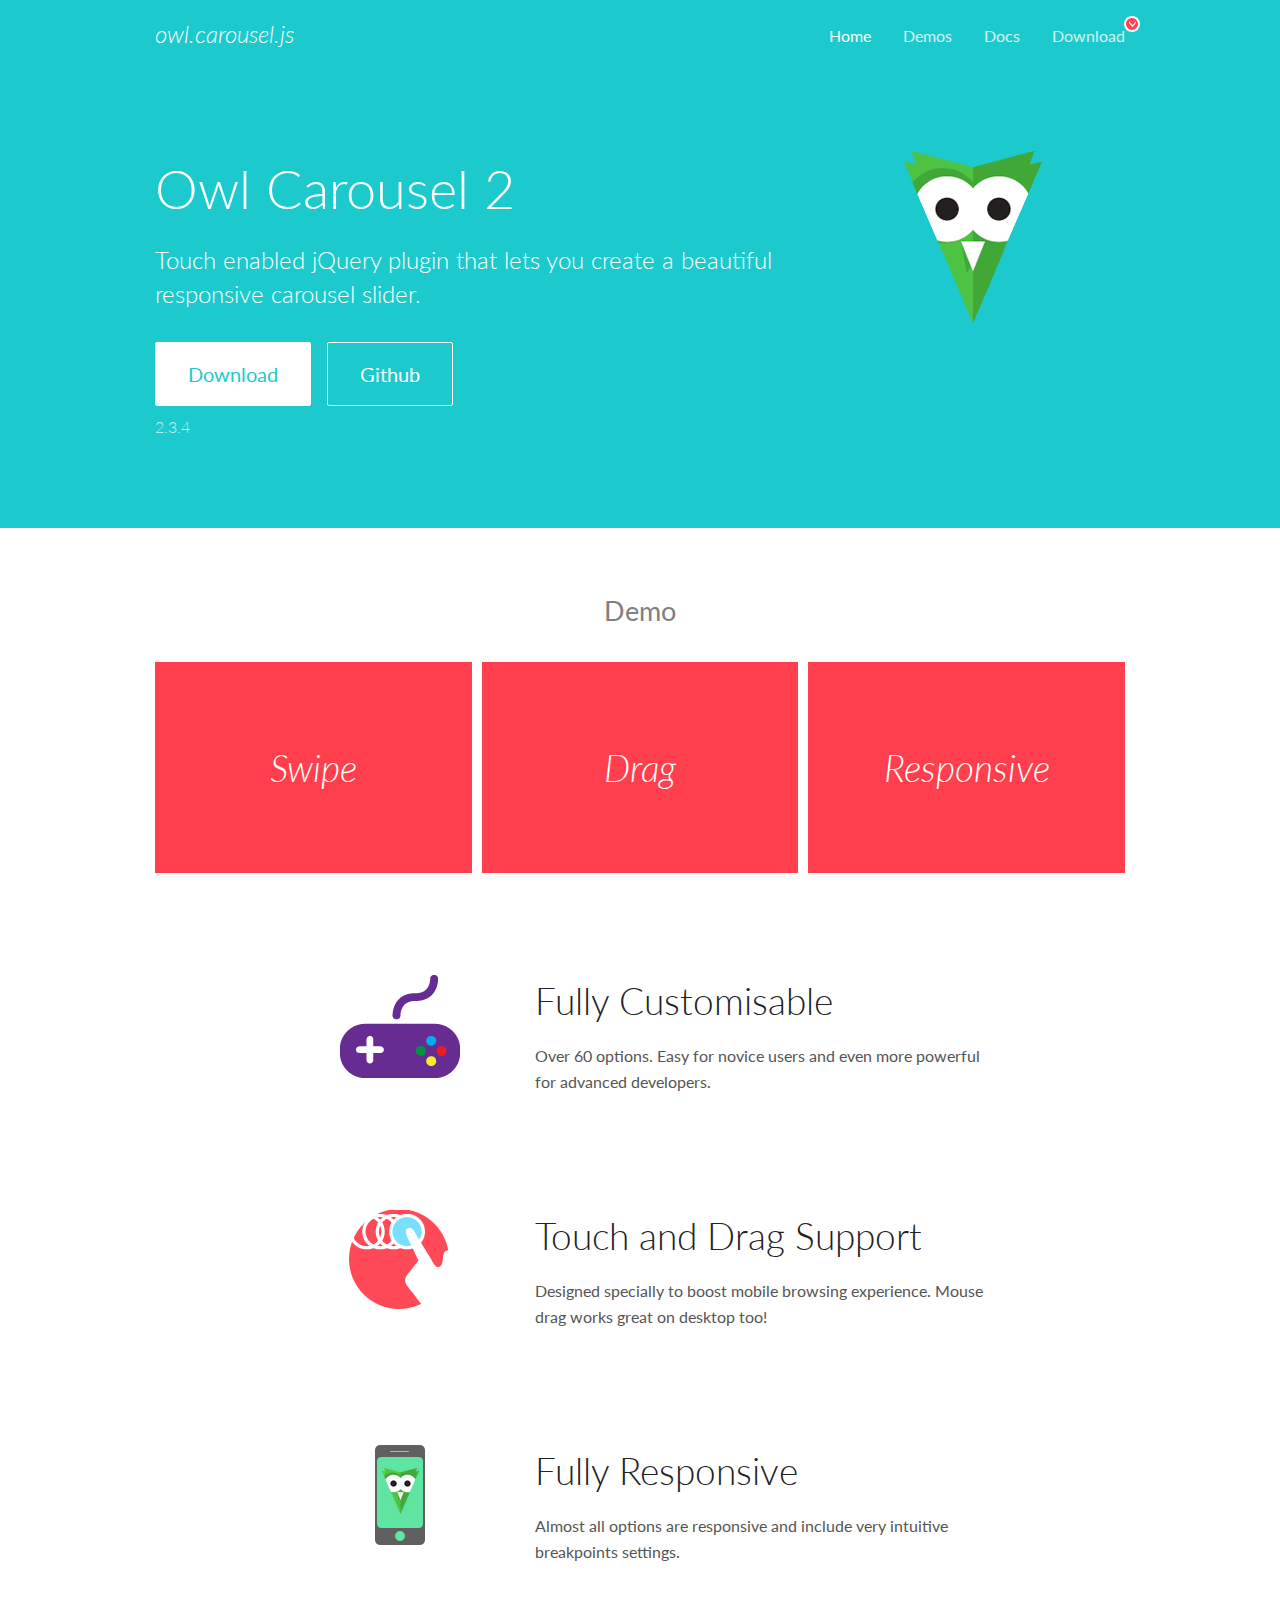
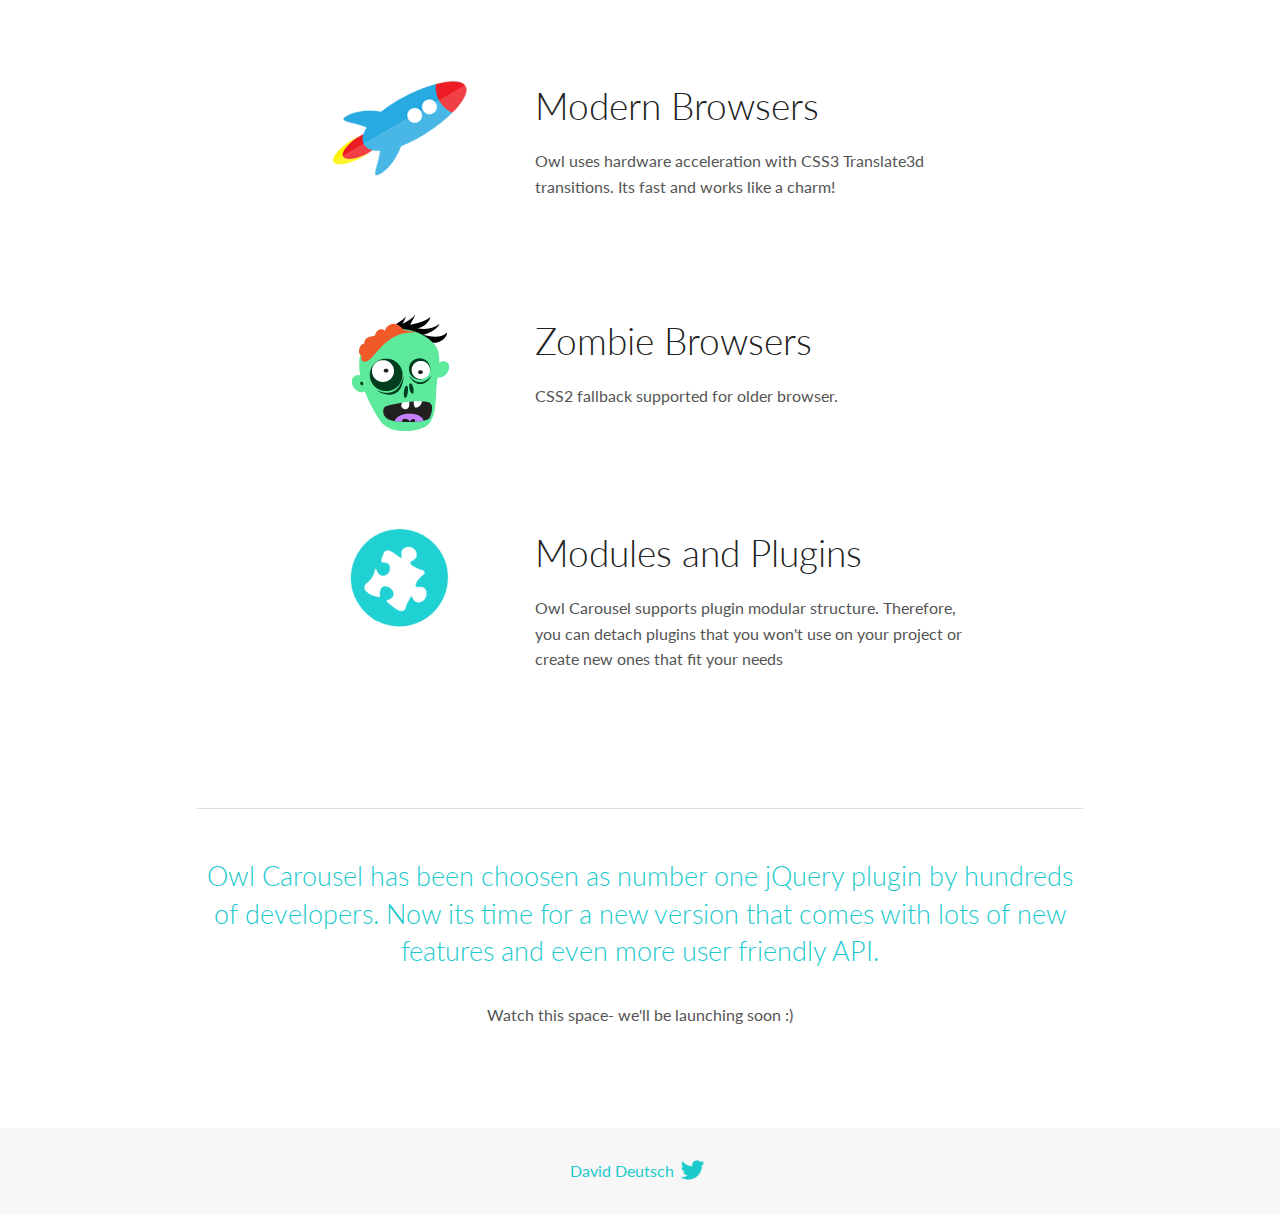
<file: library/OwlCarousel2-2.3.4/docs/index.html>
<!DOCTYPE html>
<html lang="en">
  <head>

    <!-- head -->
    <meta charset="utf-8">
    <meta name="msapplication-tap-highlight" content="no" />
    <meta name="viewport" content="width=device-width, initial-scale=1.0" />
    <meta name="description" content="Touch enabled jQuery plugin that lets you create beautiful responsive carousel slider.">
    <meta name="author" content="David Deutsch">
    <title>
      Home | Owl Carousel | 2.3.4
    </title>

    <!-- Stylesheets -->
    <link href='https://fonts.googleapis.com/css?family=Lato:300,400,700,400italic,300italic' rel='stylesheet' type='text/css'>
    <link rel="stylesheet" href="assets/css/docs.theme.min.css">

    <!-- Owl Stylesheets -->
    <link rel="stylesheet" href="assets/owlcarousel/assets/owl.carousel.min.css">
    <link rel="stylesheet" href="assets/owlcarousel/assets/owl.theme.default.min.css">

    <!-- HTML5 shim and Respond.js IE8 support of HTML5 elements and media queries -->

    <!--[if lt IE 9]>
      <script src="https://oss.maxcdn.com/libs/html5shiv/3.7.0/html5shiv.js"></script>
      <script src="https://oss.maxcdn.com/libs/respond.js/1.3.0/respond.min.js"></script>
    <![endif]-->

    <!-- Favicons -->
    <link rel="apple-touch-icon-precomposed" sizes="144x144" href="assets/ico/apple-touch-icon-144-precomposed.png">
    <link rel="shortcut icon" href="assets/ico/favicon.png">
    <link rel="shortcut icon" href="favicon.ico">

    <!-- Yeah i know js should not be in header. Its required for demos.-->

    <!-- javascript -->
    <script src="assets/vendors/jquery.min.js"></script>
    <script src="assets/owlcarousel/owl.carousel.js"></script>
  </head>
  <body>

    <!-- header -->
    <header class="header">
      <div class="row">
        <div class="large-12 columns">
          <div class="brand left">
            <h3>
              <a href="/OwlCarousel2/">owl.carousel.js</a> 
            </h3>
          </div>
          <a id="toggle-nav" class="right">
            <span></span> <span></span> <span></span> 
          </a> 
          <div class="nav-bar">
            <ul class="clearfix">
              <li class="active">
                <a href="/OwlCarousel2/index.html">Home</a> 
              </li>
              <li> <a href="/OwlCarousel2/demos/demos.html">Demos</a>  </li>
              <li> <a href="/OwlCarousel2/docs/started-welcome.html">Docs</a>  </li>
              <li>
                <a href="https://github.com/OwlCarousel2/OwlCarousel2/archive/2.3.4.zip">Download</a> 
                <span class="download"></span> 
              </li>
            </ul>
          </div>
        </div>
      </div>
    </header>

    <!-- home panel -->
    <section id="hero">
      <div class="row">
        <div class="large-8 medium-8 columns">
          <h1>Owl Carousel 2</h1>
          <h4>Touch enabled jQuery plugin that lets you create a beautiful responsive carousel slider.</h4>
          <a href="https://github.com/OwlCarousel2/OwlCarousel2/archive/2.3.4.zip" class="hero-button">Download</a> 
          <a href="https://github.com/OwlCarousel2/OwlCarousel2" class="hero-button outline">Github</a> 
          <p>2.3.4</p>
        </div>
        <div class="large-4 medium-4 columns">
          <img class="owl-logo" src="assets/img/owl-logo.png" alt="mr. Owl">
        </div>
      </div>
    </section>

    <!-- body -->
    <div class="home-demo">
      <div class="row">
        <div class="large-12 columns">
          <h3>Demo</h3>
          <div class="owl-carousel">
            <div class="item">
              <h2>Swipe</h2>
            </div>
            <div class="item">
              <h2>Drag</h2>
            </div>
            <div class="item">
              <h2>Responsive</h2>
            </div>
            <div class="item">
              <h2>CSS3</h2>
            </div>
            <div class="item">
              <h2>Fast</h2>
            </div>
            <div class="item">
              <h2>Easy</h2>
            </div>
            <div class="item">
              <h2>Free</h2>
            </div>
            <div class="item">
              <h2>Upgradable</h2>
            </div>
            <div class="item">
              <h2>Tons of options</h2>
            </div>
            <div class="item">
              <h2>Infinity</h2>
            </div>
            <div class="item">
              <h2>Auto Width</h2>
            </div>
          </div>
        </div>
      </div>
    </div>
    <script>
      var owl = $('.owl-carousel');
      owl.owlCarousel({
        margin: 10,
        loop: true,
        responsive: {
          0: {
            items: 1
          },
          600: {
            items: 2
          },
          1000: {
            items: 3
          }
        }
      })
    </script>

    <!-- features -->
    <div id="features">
      <div class="row">
        <div class="small-12 medium-9 small-centered columns">
          <section class="row feature">
            <div class="medium-4 small-12 columns">
              <img src="assets/img/feature-options.png" alt="">
            </div>
            <div class="medium-8 small-12 columns">
              <h2>Fully Customisable</h2>
              <p>Over 60 options. Easy for novice users and even more powerful for advanced developers.</p>
            </div>
          </section>
          <section class="row feature">
            <div class="medium-4 small-12 columns">
              <img src="assets/img/feature-drag.png" alt="">
            </div>
            <div class="medium-8 small-12 columns">
              <h2>Touch and Drag Support</h2>
              <p>Designed specially to boost mobile browsing experience. Mouse drag works great on desktop too!</p>
            </div>
          </section>
          <section class="row feature">
            <div class="medium-4 small-12 columns">
              <img src="assets/img/feature-responsive.png" alt="">
            </div>
            <div class="medium-8 small-12 columns">
              <h2>Fully Responsive</h2>
              <p>Almost all options are responsive and include very intuitive breakpoints settings.</p>
            </div>
          </section>
          <section class="row feature">
            <div class="medium-4 small-12 columns">
              <img src="assets/img/feature-modern.png" alt="">
            </div>
            <div class="medium-8 small-12 columns">
              <h2>Modern Browsers</h2>
              <p>Owl uses hardware acceleration with CSS3 Translate3d transitions. Its fast and works like a charm! </p>
            </div>
          </section>
          <section class="row feature">
            <div class="medium-4 small-12 columns">
              <img src="assets/img/feature-zombie.png" alt="">
            </div>
            <div class="medium-8 small-12 columns">
              <h2>Zombie Browsers</h2>
              <p>CSS2 fallback supported for older browser.</p>
            </div>
          </section>
          <section class="row feature">
            <div class="medium-4 small-12 columns">
              <img src="assets/img/feature-module.png" alt="">
            </div>
            <div class="medium-8 small-12 columns">
              <h2>Modules and Plugins</h2>
              <p>Owl Carousel supports plugin modular structure. Therefore, you can detach plugins that you won&#x27;t use on your project or create new ones that fit your needs</p>
            </div>
          </section>
        </div>
      </div>
    </div>

    <!-- footer -->
    <section id="teaser-text">
      <div class="row">
        <div class="small-12 medium-11 small-centered columns">
          <hr>
          <h3 id="owl-carousel-has-been-choosen-as-number-one-jquery-plugin-by-hundreds-of-developers-now-its-time-for-a-new-version-that-comes-with-lots-of-new-features-and-even-more-user-friendly-api-">Owl Carousel has been choosen as number one jQuery plugin by hundreds of developers. Now its time for a new version that comes with lots of new features and even more user friendly API.</h3>
          <p>Watch this space- we&#39;ll be launching soon :)</p>
        </div>
      </div>
    </section>

    <!-- footer -->
    <footer class="footer">
      <div class="row">
        <div class="large-12 columns">
          <h5>
            <a href="/OwlCarousel2/docs/support-contact.html">David Deutsch</a> 
            <a id="custom-tweet-button" href="https://twitter.com/share?url=https://github.com/OwlCarousel2/OwlCarousel2&text=Owl Carousel - This is so awesome! " target="_blank"></a> 
          </h5>
        </div>
      </div>
    </footer>

    <!-- vendors -->
    <script src="assets/vendors/highlight.js"></script>
    <script src="assets/js/app.js"></script>
  </body>
</html>
</file>
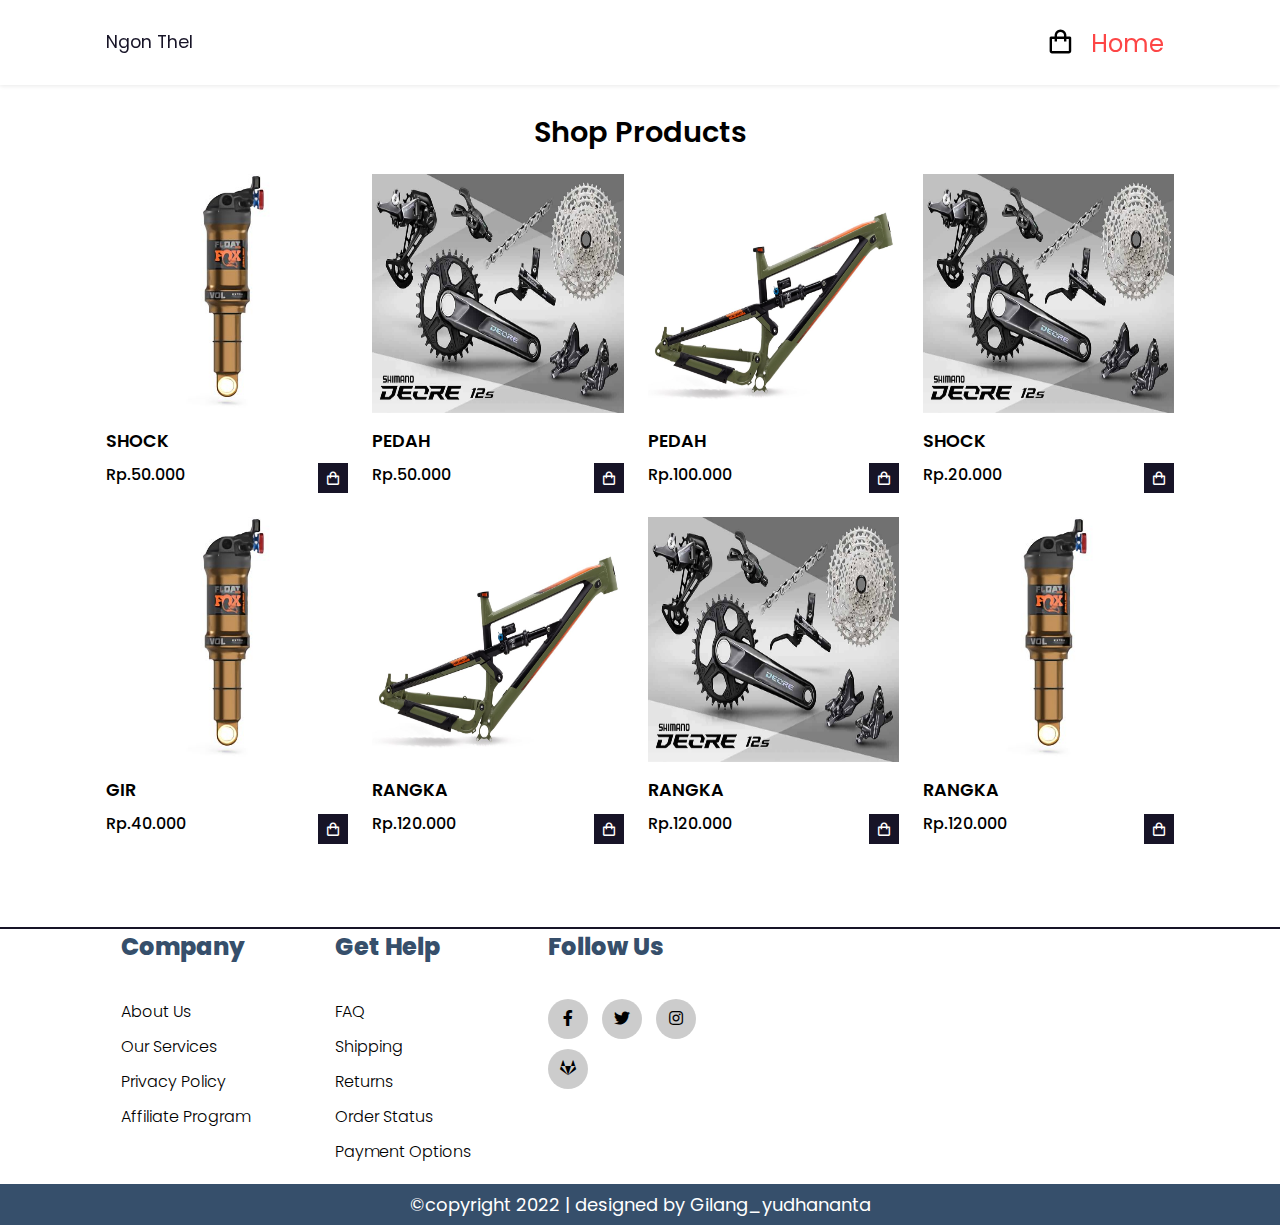
<file: catalog.html>
<!DOCTYPE html>
<html>
  <base href="/" />
  <head>
    <meta charset="utf-8" />
    <title>Product Catalogue</title>
    <link href="./css/catalog.css" rel="stylesheet" />
    <link href='https://unpkg.com/boxicons@2.1.4/css/boxicons.min.css' rel='stylesheet'>
    <link
    rel="stylesheet"
    type="text/css"
    href="https://cdnjs.cloudflare.com/ajax/libs/font-awesome/5.15.3/css/all.min.css"
  />
  </head>
  <body>
    <!-- header -->
    <header>
      <!-- nav -->
     <div class="nav container">
      <a href="#" class="logo">Ngon Thel</a>
              <!-- cart-icon -->
              
              <i class="bx bx-shopping-bag" id="cart-icon"><a href="index.html"><span class="text"> Home</span></a></i>
              <!-- cart -->
              <div class="cart">
                <h2 class="cart-title">Keranjang Kamu</h2>
                <div class="cart-content">
                  <div class="cart-box">
                    <img src="./assets/3.jpeg" alt="" class="cart-img">
                    <div class="detail-box">
                      <div class="cart-product-title">Rangka</div>
                      <div class="cart-price">Rp.200.000</div>
                      <input type="number" value="1" class="cart-quantity">
                    </div>
                    <!-- remove cart -->
                    <i class="bx bxs-trash-alt cart-remove"></i>
                  </div>
                </div>
                <div class="total">
                  <div class="total-title">Total</div>
                  <div class="total-price">Rp.0</div>
                </div>
                <button type="submit" class="btn-buy">Beli Sekarang</button>
                <!-- cart close -->
                <i class="bx bx-x" id="close-cart"></i>
              </div>
     </div>
  </header>
  <!-- shop -->
  <section class="shop container">
    <h2 class="title">Shop Products</h2>
    <!-- content -->
    <div class="shop-content">
      <!-- box 1 -->
      <div class="product-box">
        <img src="./assets/1.jpeg" alt="" class="product-img">
        <h2 class="prodcut-title">shock</h2>
        <span class="price">Rp.50.000</span>
        <i class="bx bx-shopping-bag add-cart"></i>
      </div>
            <!-- box 2 -->
            <div class="product-box">
              <img src="./assets/2.jpeg" alt="" class="product-img">
              <h2 class="prodcut-title">Pedah</h2>
              <span class="price">Rp.50.000</span>
              <i class="bx bx-shopping-bag add-cart"></i>
            </div>
            <!-- box 3 -->
            <div class="product-box">
              <img src="./assets/3.jpeg" alt="" class="product-img">
              <h2 class="prodcut-title">Pedah</h2>
              <span class="price">Rp.100.000</span>
              <i class="bx bx-shopping-bag add-cart"></i>
            </div>
            <!-- box 4 -->
            <div class="product-box">
              <img src="./assets/2.jpeg" alt="" class="product-img">
              <h2 class="prodcut-title">shock</h2>
              <span class="price">Rp.20.000</span>
              <i class="bx bx-shopping-bag add-cart"></i>
            </div>
            <!-- box 5 -->
            <div class="product-box">
              <img src="./assets/1.jpeg" alt="" class="product-img">
              <h2 class="prodcut-title">Gir</h2>
              <span class="price">Rp.40.000</span>
              <i class="bx bx-shopping-bag add-cart"></i>
            </div>
            <!-- box 6 -->
            <div class="product-box">
              <img src="./assets/3.jpeg" alt="" class="product-img">
              <h2 class="prodcut-title">Rangka</h2>
              <span class="price">Rp.120.000</span>
              <i class="bx bx-shopping-bag add-cart"></i>
            </div>
            <!-- box 7 -->
            <div class="product-box">
              <img src="./assets/2.jpeg" alt="" class="product-img">
              <h2 class="prodcut-title">Rangka</h2>
              <span class="price">Rp.120.000</span>
              <i class="bx bx-shopping-bag add-cart"></i>
            </div>
            <!-- box 8 -->
            <div class="product-box">
              <img src="./assets/1.jpeg" alt="" class="product-img">
              <h2 class="prodcut-title">Rangka</h2>
              <span class="price">Rp.120.000</span>
              <i class="bx bx-shopping-bag add-cart"></i>
            </div>
          </div>
        </section>
        <footer class="footer">
          <div class="container">
            <div class="row">
              <div class="footer-col">
                <h4>company</h4>
                <ul>
                  <li><a href="#">about us</a></li>
                  <li><a href="#">our services</a></li>
                  <li><a href="#">privacy policy</a></li>
                  <li><a href="#">affiliate program</a></li>
                </ul>
              </div>
              <div class="footer-col">
                <h4>get help</h4>
                <ul>
                  <li>
                    <a href="file:///E:/BAKUL%20BAHAGIA/Form%20Bantuan%20data.html"
                      >FAQ</a
                    >
                  </li>
                  <li><a href="#">shipping</a></li>
                  <li><a href="#">returns</a></li>
                  <li><a href="#">order status</a></li>
                  <li><a href="#">payment options</a></li>
                </ul>
              </div>
              <div class="footer-col">
                <h4>follow us</h4>
                <div class="social-links">
                  <a href="https://www.facebook.com/gilang.yudhananta.7/"
                    ><i class="fab fa-facebook-f"></i
                  ></a>
                  <a
                    href="https://twitter.com/bakulcolek002?t=46nT204coBWWsVlg769n4Q&s=09"
                    ><i class="fab fa-twitter"></i
                  ></a>
                  <a href="https://www.instagram.com/gilang_yudhananta?r=nametag"
                    ><i class="fab fa-instagram"></i
                  ></a>
                  <a href="https://gitlab.com/Gilang_yudhananta"
                    ><i class="fab fa-gitlab"></i
                  ></a>
                </div>
              </div>
            </div>
          </div>
          <div class="footer-bottom">
            ©copyright 2022 | designed by Gilang_yudhananta
          </div>
        </footer>
        <script type="text/javascript" src="script.js"></script>
  </body>
</html>
</file>
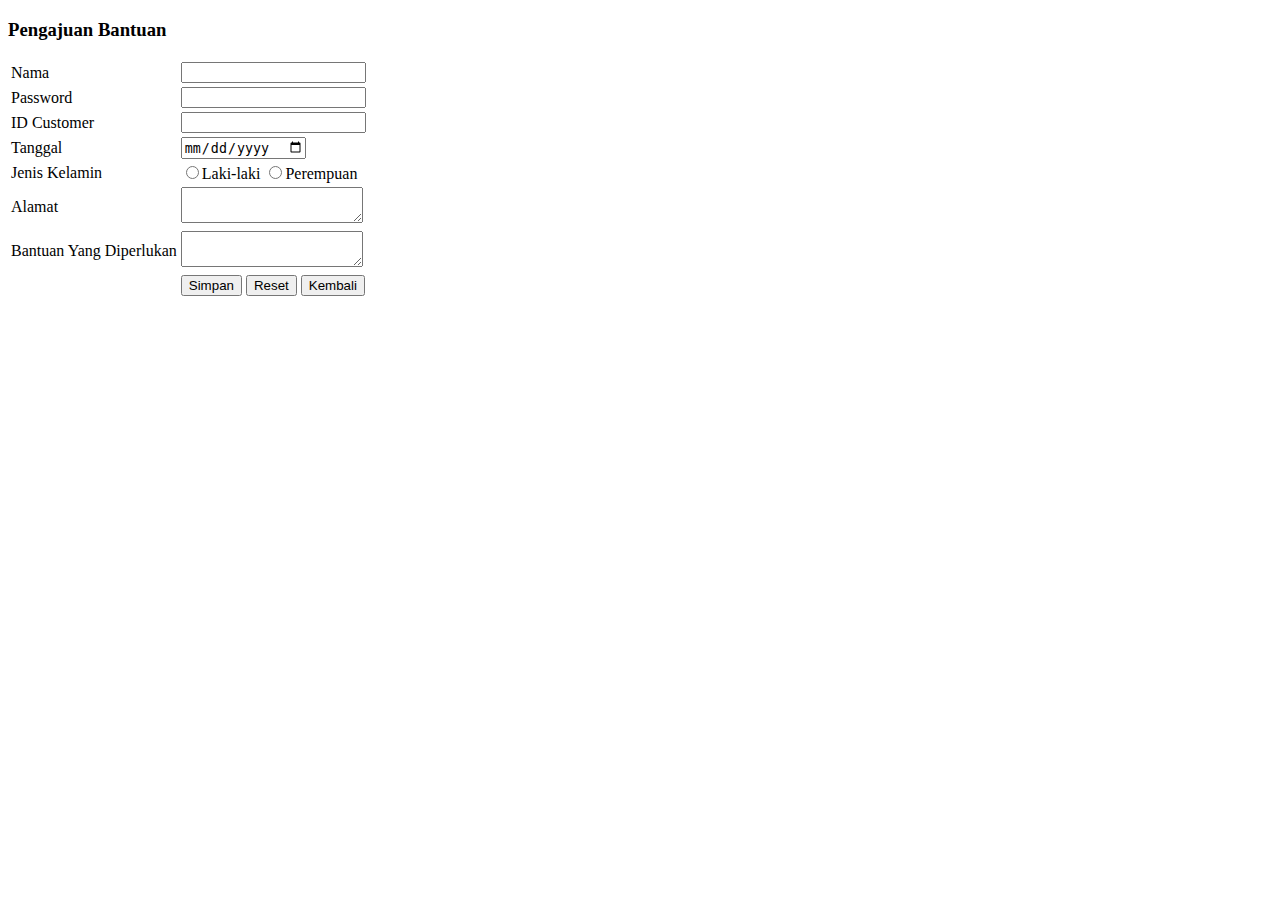
<file: Form Bantuan data.html>
<!DOCTYPE html>
<html lang="en">
<head>
    <meta charset="UTF-8">
    <meta http-equiv="X-UA-Compatible" content="IE=edge">
    <meta name="viewport" content="width=device-width, initial-scale=1.0">
    <title>Form Bantuan</title>
</head>
<body>
    <h3>Pengajuan Bantuan</h3>

    <form action=""method="post">
    <table>
        <tr>
            <td>Nama</td>
            <td><input type="text"></td>
        <tr>
            <td>Password</td>
            <td><input type="password"></td>
        </tr>
        <tr>
            <td>ID Customer</td>
            <td><input type="number"></td>
        </tr>
        <tr>
            <td>Tanggal</td>
            <td><input type="date"></td>
        </tr>
        <tr>
            <td>Jenis Kelamin</td>
            <td><input type="radio" name="jk">Laki-laki
                <input type="radio" name="jk">Perempuan
            </td>
        </tr>
        <tr>
            <td>Alamat</td>
            <td><textarea></textarea></td>
        </tr>
        <tr>
            <td>Bantuan Yang Diperlukan</td>
            <td><textarea></textarea></td>
        </tr>
        <tr>
            <td></td>
            <td><input type="submit" value="Simpan">
                <input type="reset" value="Reset">
                <input type="button" value="Kembali">

            </td>
        </tr>
    <table>
    
</body>
</html>
</file>
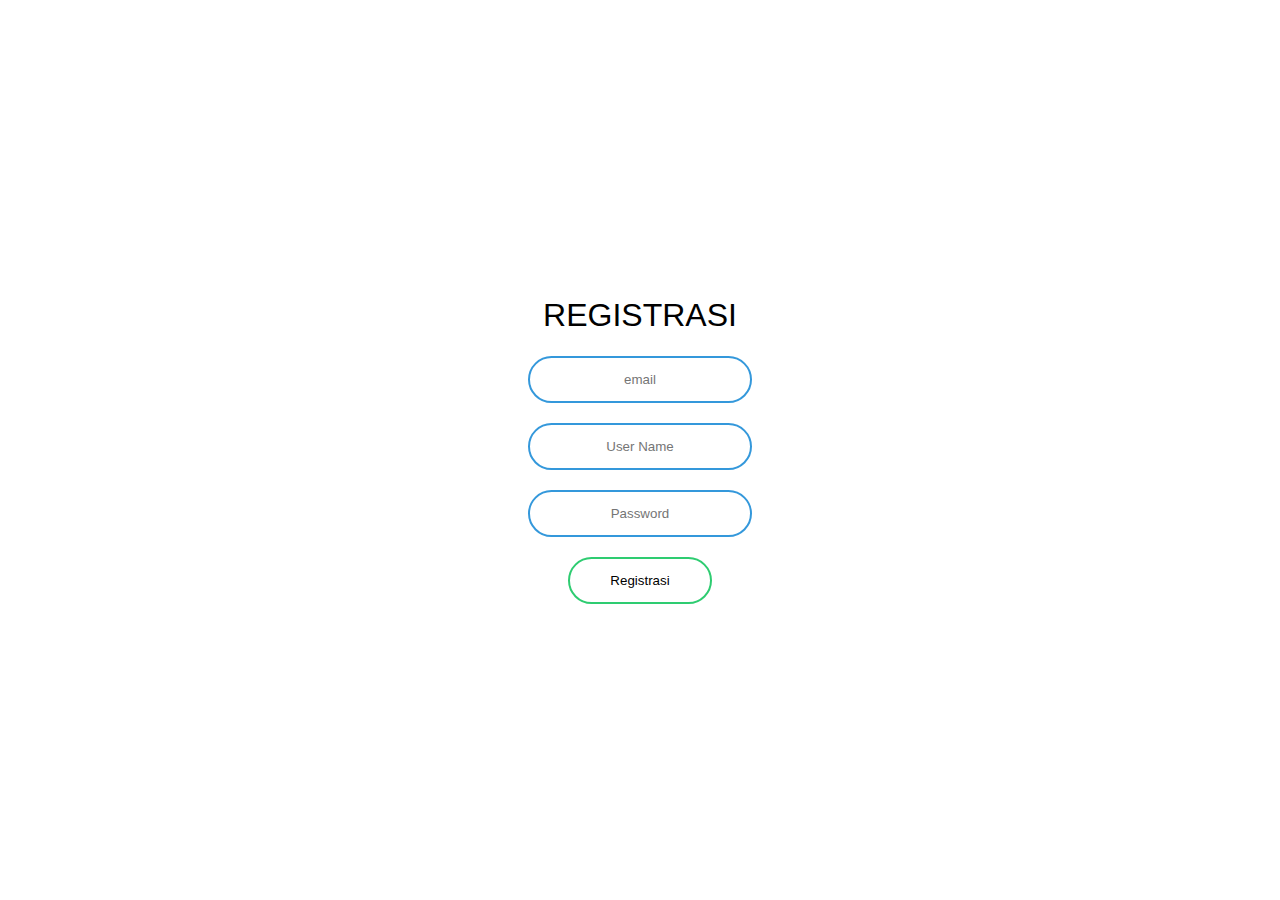
<file: form register.html>
<!DOCTYPE html>
<html lang="en">
<head>
    <meta charset="UTF-8">
    <meta http-equiv="X-UA-Compatible" content="IE=edge">
    <meta name="viewport" content="width=device-width, initial-scale=1.0">
    <link rel="stylesheet" href="style.css">
    <title>Registrasi</title>
</head>
<body>
    <div class="Login Form">
        <form class= box action="index.html" method="post">
            <h1>Registrasi</h1>
            <input type="email" name="email" placeholder="email">
            <input type="text" name="User" placeholder="User Name">
            <input type="Password" name="Password" placeholder="Password">
            <input type="submit" value="Registrasi">
        </form>
    </div>
</body>
</html>
</file>
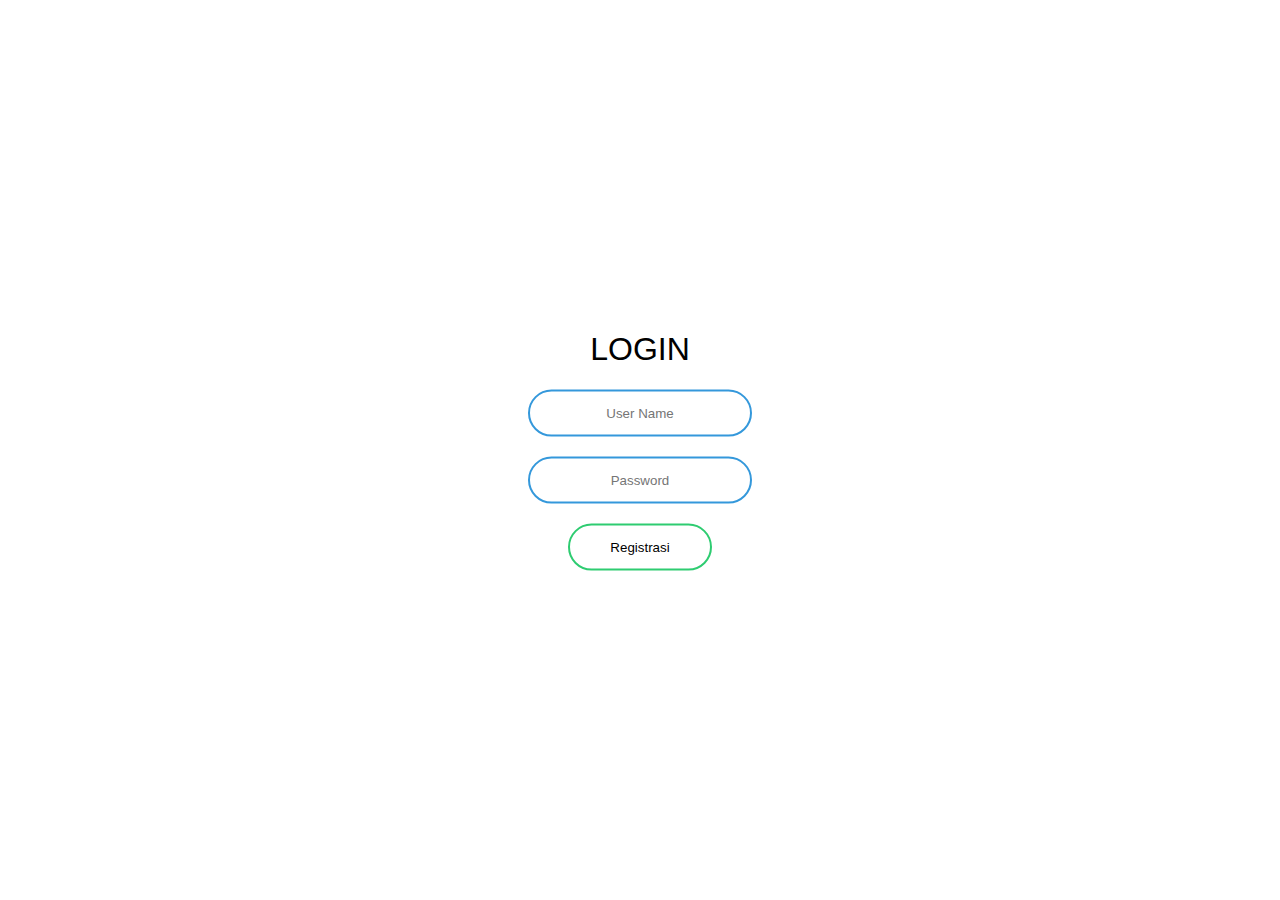
<file: form.html>
<!DOCTYPE html>
<html lang="en">
<head>
    <meta charset="UTF-8">
    <meta http-equiv="X-UA-Compatible" content="IE=edge">
    <meta name="viewport" content="width=device-width, initial-scale=1.0">
    <link rel="stylesheet" href="style.css">
    <title>Login Form</title>
</head>
<body>
    <div class="Login Form">
        <form class= box action="index.html" method="post">
            <h1>Login</h1>
            <input type="text" name="User" placeholder="User Name">
            <input type="Password" name="Password" placeholder="Password">
            <input type="submit" value="Registrasi">
        </form>
    </div>
</body>
</html>
</file>
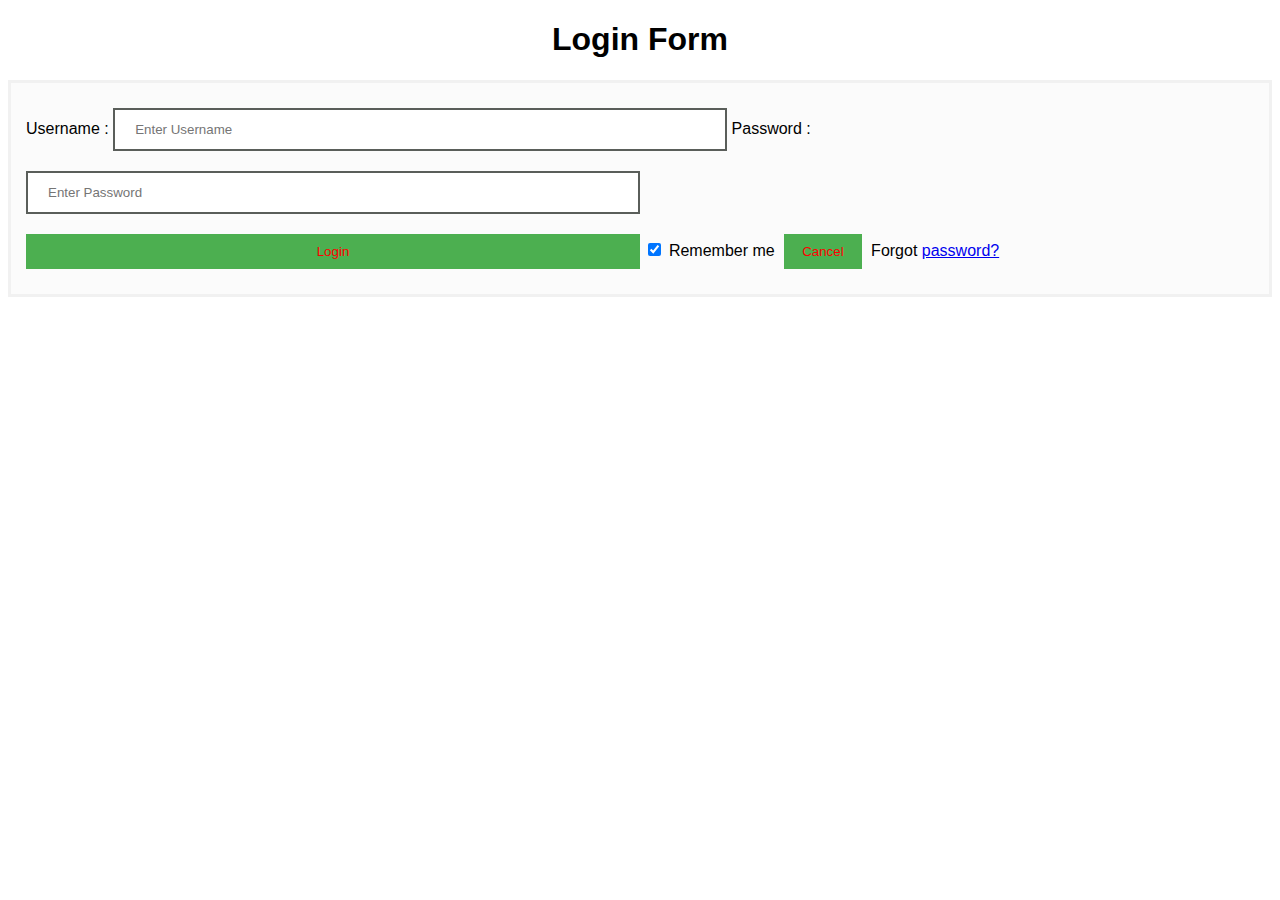
<file: LGN.html>
<!DOCTYPE html>
<html>
  <head>
    <meta name="viewport" content="width=device-width, initial-scale=1" />
    <title>Login Page</title>
    <style>
      Body {
        font-family: Calibri, Helvetica, sans-serif;
        background-color: #ffff;
      }
      button {
        background-color: #4caf50;
        width: 50%;
        color: rgb(255, 0, 0);
        padding: 10px;
        margin: 10px 0px;
        border: none;
        cursor: pointer;
      }
      form {
        border: 3px solid #f1f1f1;
      }
      input[type="text"],
      input[type="password"] {
        width: 50%;
        margin: 10px 0;
        padding: 12px 20px;
        display: inline-block;
        border: 2px solid rgb(90, 94, 90);
        box-sizing: border-box;
      }
      button:hover {
        opacity: 0.7;
      }
      .cancelbtn {
        width: auto;
        padding: 10px 18px;
        margin: 10px 5px;
      }

      .container {
        padding: 15px;
        background-color: rgb(251, 251, 251);
      }
    </style>
  </head>
  <body>
    <center><h1>Login Form</h1></center>
    <form>
      <div class="container">
        <label>Username : </label>
        <input
          type="text"
          placeholder="Enter Username"
          name="username"
          required
        />
        <label>Password : </label>
        <input
          type="password"
          placeholder="Enter Password"
          name="password"
          required
        />
        <button type="submit">Login</button>
        <input type="checkbox" checked="checked" /> Remember me
        <button type="button" class="cancelbtn">Cancel</button>
        Forgot <a href="#"> password? </a>
      </div>
    </form>
  </body>
</html>
</file>
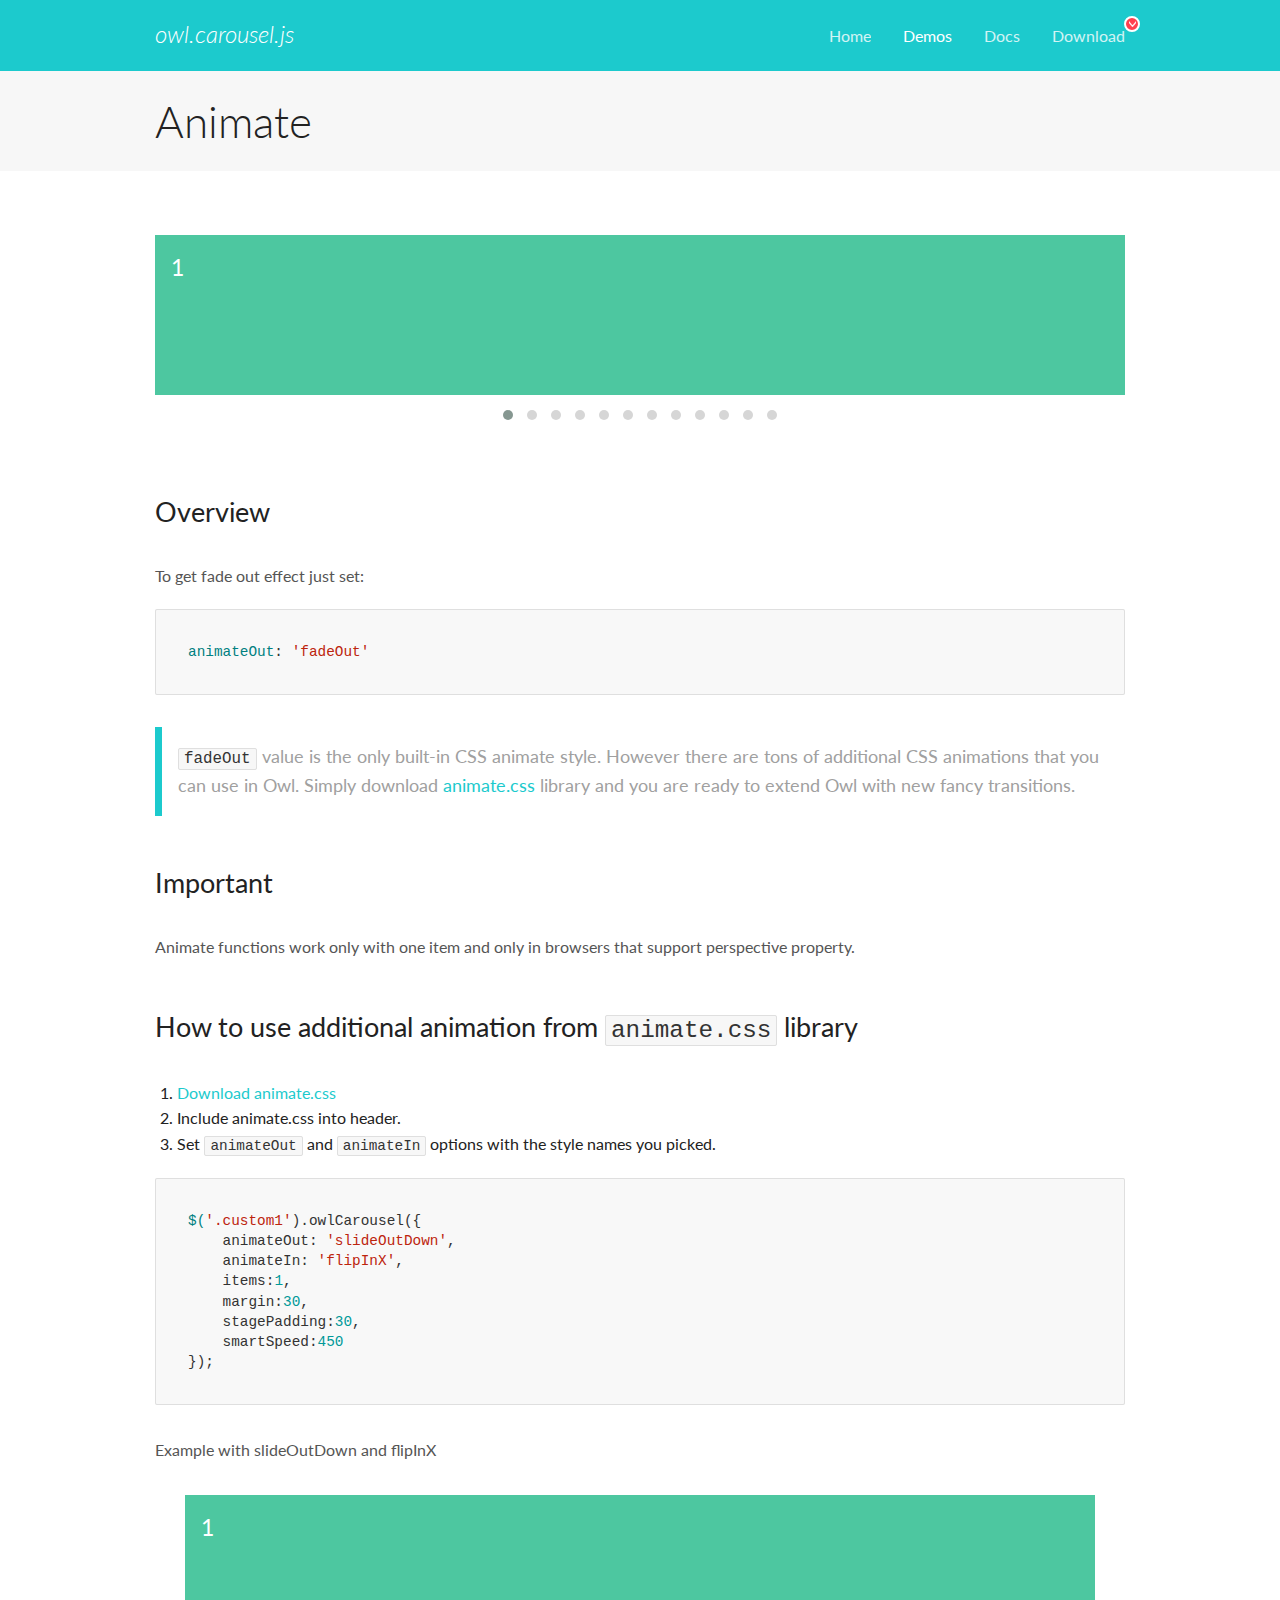
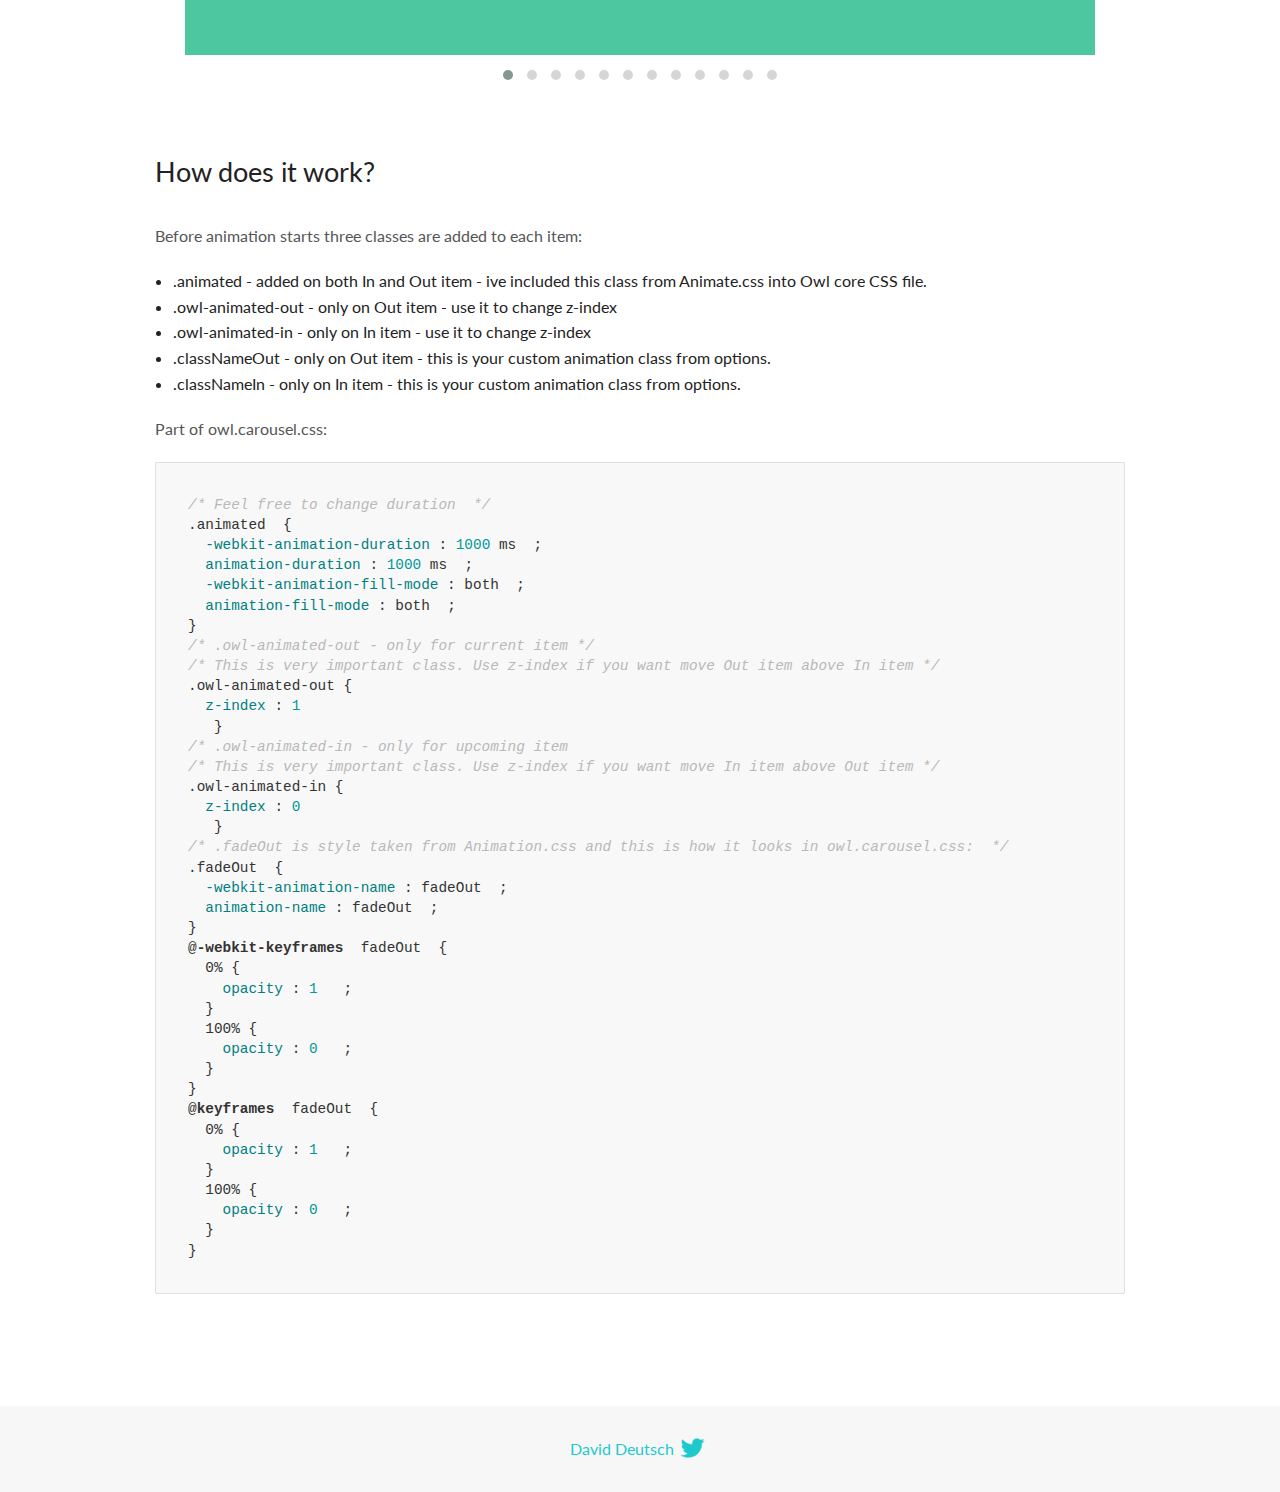
<file: library/OwlCarousel2-2.3.4/docs/demos/animate.html>
<!DOCTYPE html>
<html lang="en">
  <head>

    <!-- head -->
    <meta charset="utf-8">
    <meta name="msapplication-tap-highlight" content="no" />
    <meta name="viewport" content="width=device-width, initial-scale=1.0" />
    <meta name="description" content="Animate carousel">
    <meta name="author" content="David Deutsch">
    <title>
      Animate Demo | Owl Carousel | 2.3.4
    </title>

    <!-- Stylesheets -->
    <link href='https://fonts.googleapis.com/css?family=Lato:300,400,700,400italic,300italic' rel='stylesheet' type='text/css'>
    <link rel="stylesheet" href="../assets/css/docs.theme.min.css">

    <!-- Owl Stylesheets -->
    <link rel="stylesheet" href="../assets/owlcarousel/assets/owl.carousel.min.css">
    <link rel="stylesheet" href="../assets/owlcarousel/assets/owl.theme.default.min.css">

    <!-- HTML5 shim and Respond.js IE8 support of HTML5 elements and media queries -->

    <!--[if lt IE 9]>
      <script src="https://oss.maxcdn.com/libs/html5shiv/3.7.0/html5shiv.js"></script>
      <script src="https://oss.maxcdn.com/libs/respond.js/1.3.0/respond.min.js"></script>
    <![endif]-->

    <!-- Favicons -->
    <link rel="apple-touch-icon-precomposed" sizes="144x144" href="../assets/ico/apple-touch-icon-144-precomposed.png">
    <link rel="shortcut icon" href="../assets/ico/favicon.png">
    <link rel="shortcut icon" href="favicon.ico">

    <!-- Yeah i know js should not be in header. Its required for demos.-->

    <!-- javascript -->
    <script src="../assets/vendors/jquery.min.js"></script>
    <script src="../assets/owlcarousel/owl.carousel.js"></script>
  </head>
  <body>

    <!-- header -->
    <header class="header">
      <div class="row">
        <div class="large-12 columns">
          <div class="brand left">
            <h3>
              <a href="/OwlCarousel2/">owl.carousel.js</a> 
            </h3>
          </div>
          <a id="toggle-nav" class="right">
            <span></span> <span></span> <span></span> 
          </a> 
          <div class="nav-bar">
            <ul class="clearfix">
              <li> <a href="/OwlCarousel2/index.html">Home</a>  </li>
              <li class="active">
                <a href="/OwlCarousel2/demos/demos.html">Demos</a> 
              </li>
              <li> <a href="/OwlCarousel2/docs/started-welcome.html">Docs</a>  </li>
              <li>
                <a href="https://github.com/OwlCarousel2/OwlCarousel2/archive/2.3.4.zip">Download</a> 
                <span class="download"></span> 
              </li>
            </ul>
          </div>
        </div>
      </div>
    </header>

    <!-- title -->
    <section class="title">
      <div class="row">
        <div class="large-12 columns">
          <h1>Animate</h1>
        </div>
      </div>
    </section>

    <!--  Demos -->
    <section id="demos">
      <div class="row">
        <div class="large-12 columns">
          <div class="fadeOut owl-carousel owl-theme">
            <div class="item">
              <h4>1</h4>
            </div>
            <div class="item">
              <h4>2</h4>
            </div>
            <div class="item">
              <h4>3</h4>
            </div>
            <div class="item">
              <h4>4</h4>
            </div>
            <div class="item">
              <h4>5</h4>
            </div>
            <div class="item">
              <h4>6</h4>
            </div>
            <div class="item">
              <h4>7</h4>
            </div>
            <div class="item">
              <h4>8</h4>
            </div>
            <div class="item">
              <h4>9</h4>
            </div>
            <div class="item">
              <h4>10</h4>
            </div>
            <div class="item">
              <h4>11</h4>
            </div>
            <div class="item">
              <h4>12</h4>
            </div>
          </div>
          <h3 id="overview">Overview</h3>
          <p>To get fade out effect just set:</p>
          <pre><code>animateOut: &#39;fadeOut&#39;</code></pre>
          <blockquote>
            <p><code>fadeOut</code> value is the only built-in CSS animate style. However there are tons of additional CSS animations that you can use in Owl. Simply download
              <a href="https://daneden.github.io/animate.css/">animate.css</a>  library and you are ready to extend Owl with new fancy transitions.</p>
          </blockquote>
          <h3 id="important">Important</h3>
          <p>Animate functions work only with one item and only in browsers that support perspective property.</p>
          <h3 id="how-to-use-additional-animation-from-animate-css-library">How to use additional animation from <code>animate.css</code> library</h3>
          <ol>
            <li> <a href="https://daneden.github.io/animate.css/">Download animate.css</a>  </li>
            <li>Include animate.css into header.</li>
            <li>Set <code>animateOut</code> and <code>animateIn</code> options with the style names you picked.</li>
          </ol>
          <pre><code>$(&#39;.custom1&#39;).owlCarousel({
    animateOut: &#39;slideOutDown&#39;,
    animateIn: &#39;flipInX&#39;,
    items:1,
    margin:30,
    stagePadding:30,
    smartSpeed:450
});</code></pre>
          <p>Example with slideOutDown and flipInX</p>
          <div class="custom1 owl-carousel owl-theme">
            <div class="item">
              <h4>1</h4>
            </div>
            <div class="item">
              <h4>2</h4>
            </div>
            <div class="item">
              <h4>3</h4>
            </div>
            <div class="item">
              <h4>4</h4>
            </div>
            <div class="item">
              <h4>5</h4>
            </div>
            <div class="item">
              <h4>6</h4>
            </div>
            <div class="item">
              <h4>7</h4>
            </div>
            <div class="item">
              <h4>8</h4>
            </div>
            <div class="item">
              <h4>9</h4>
            </div>
            <div class="item">
              <h4>10</h4>
            </div>
            <div class="item">
              <h4>11</h4>
            </div>
            <div class="item">
              <h4>12</h4>
            </div>
          </div>
          <h3 id="how-does-it-work-">How does it work?</h3>
          <p>Before animation starts three classes are added to each item:</p>
          <ul>
            <li>.animated - added on both In and Out item - ive included this class from Animate.css into Owl core CSS file.</li>
            <li>.owl-animated-out - only on Out item - use it to change z-index</li>
            <li>.owl-animated-in - only on In item - use it to change z-index</li>
            <li>.classNameOut - only on Out item - this is your custom animation class from options.</li>
            <li>.classNameIn - only on In item - this is your custom animation class from options.</li>
          </ul>
          <p>Part of owl.carousel.css:</p>
          <pre><code class="language-css"><span class="comment">/* Feel free to change duration  */</span> 
<span class="class">.animated</span>  <span class="rules">{
  <span class="rule"><span class="attribute">-webkit-animation-duration</span> :<span class="value"> <span class="number">1000</span> ms</span> </span> ;
  <span class="rule"><span class="attribute">animation-duration</span> :<span class="value"> <span class="number">1000</span> ms</span> </span> ;
  <span class="rule"><span class="attribute">-webkit-animation-fill-mode</span> :<span class="value"> both</span> </span> ;
  <span class="rule"><span class="attribute">animation-fill-mode</span> :<span class="value"> both</span> </span> ;
<span class="rule">}</span> </span> 
<span class="comment">/* .owl-animated-out - only for current item */</span> 
<span class="comment">/* This is very important class. Use z-index if you want move Out item above In item */</span> 
<span class="class">.owl-animated-out</span> <span class="rules">{
  <span class="rule"><span class="attribute">z-index</span> :<span class="value"> <span class="number">1</span> 
</span> </span> </span> }
<span class="comment">/* .owl-animated-in - only for upcoming item
/* This is very important class. Use z-index if you want move In item above Out item */</span> 
<span class="class">.owl-animated-in</span> <span class="rules">{
  <span class="rule"><span class="attribute">z-index</span> :<span class="value"> <span class="number">0</span> 
</span> </span> </span> }
<span class="comment">/* .fadeOut is style taken from Animation.css and this is how it looks in owl.carousel.css:  */</span> 
<span class="class">.fadeOut</span>  <span class="rules">{
  <span class="rule"><span class="attribute">-webkit-animation-name</span> :<span class="value"> fadeOut</span> </span> ;
  <span class="rule"><span class="attribute">animation-name</span> :<span class="value"> fadeOut</span> </span> ;
<span class="rule">}</span> </span> 
<span class="at_rule">@<span class="keyword">-webkit-keyframes</span>  fadeOut </span> {
  0% <span class="rules">{
    <span class="rule"><span class="attribute">opacity</span> :<span class="value"> <span class="number">1</span> </span> </span> ;
  <span class="rule">}</span> </span> 
  100% <span class="rules">{
    <span class="rule"><span class="attribute">opacity</span> :<span class="value"> <span class="number">0</span> </span> </span> ;
  <span class="rule">}</span> </span> 
}
<span class="at_rule">@<span class="keyword">keyframes</span>  fadeOut </span> {
  0% <span class="rules">{
    <span class="rule"><span class="attribute">opacity</span> :<span class="value"> <span class="number">1</span> </span> </span> ;
  <span class="rule">}</span> </span> 
  100% <span class="rules">{
    <span class="rule"><span class="attribute">opacity</span> :<span class="value"> <span class="number">0</span> </span> </span> ;
  <span class="rule">}</span> </span> 
}</code></pre>
          <link rel="stylesheet" href="../assets/css/animate.css">
          <script>
            jQuery(document).ready(function($) {
              $('.fadeOut').owlCarousel({
                items: 1,
                animateOut: 'fadeOut',
                loop: true,
                margin: 10,
              });
              $('.custom1').owlCarousel({
                animateOut: 'slideOutDown',
                animateIn: 'flipInX',
                items: 1,
                margin: 30,
                stagePadding: 30,
                smartSpeed: 450
              });
            });
          </script>
        </div>
      </div>
    </section>

    <!-- footer -->
    <footer class="footer">
      <div class="row">
        <div class="large-12 columns">
          <h5>
            <a href="/OwlCarousel2/docs/support-contact.html">David Deutsch</a> 
            <a id="custom-tweet-button" href="https://twitter.com/share?url=https://github.com/OwlCarousel2/OwlCarousel2&text=Owl Carousel - This is so awesome! " target="_blank"></a> 
          </h5>
        </div>
      </div>
    </footer>

    <!-- vendors -->
    <script src="../assets/vendors/highlight.js"></script>
    <script src="../assets/js/app.js"></script>
  </body>
</html>
</file>
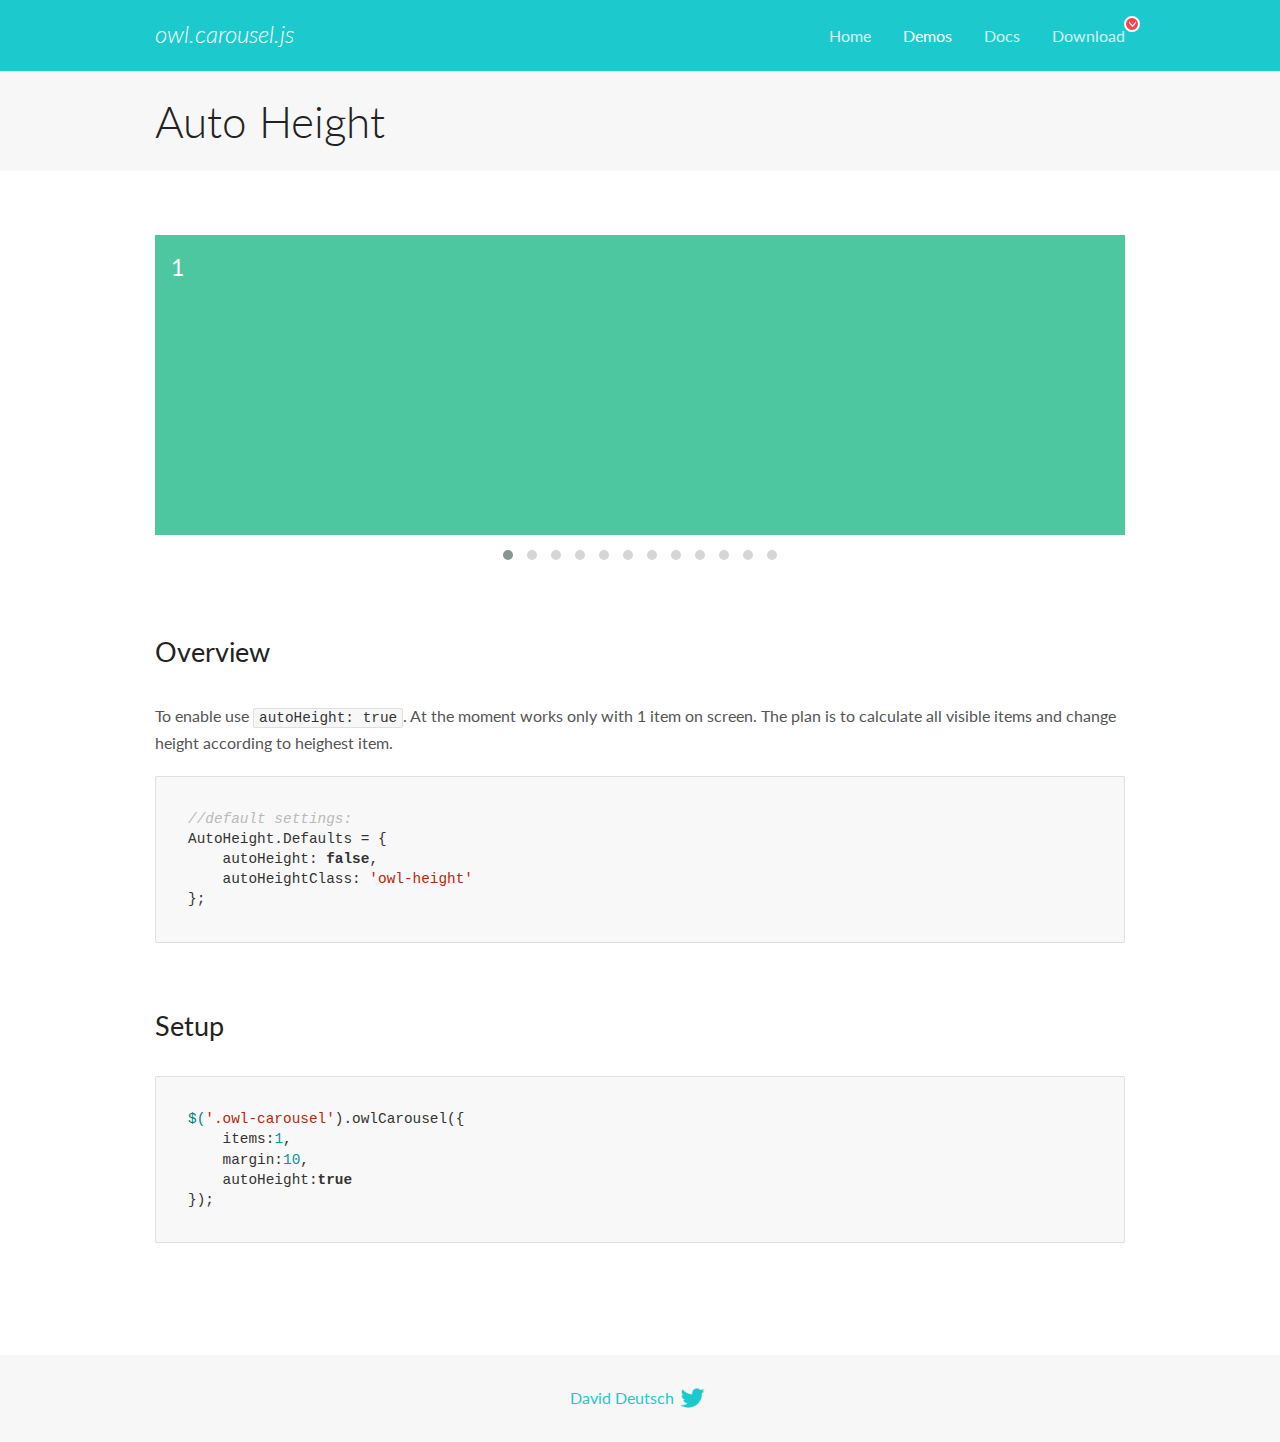
<file: library/OwlCarousel2-2.3.4/docs/demos/autoheight.html>
<!DOCTYPE html>
<html lang="en">
  <head>

    <!-- head -->
    <meta charset="utf-8">
    <meta name="msapplication-tap-highlight" content="no" />
    <meta name="viewport" content="width=device-width, initial-scale=1.0" />
    <meta name="description" content="autoHeight usage demo">
    <meta name="author" content="David Deutsch">
    <title>
      Auto Height Demo | Owl Carousel | 2.3.4
    </title>

    <!-- Stylesheets -->
    <link href='https://fonts.googleapis.com/css?family=Lato:300,400,700,400italic,300italic' rel='stylesheet' type='text/css'>
    <link rel="stylesheet" href="../assets/css/docs.theme.min.css">

    <!-- Owl Stylesheets -->
    <link rel="stylesheet" href="../assets/owlcarousel/assets/owl.carousel.min.css">
    <link rel="stylesheet" href="../assets/owlcarousel/assets/owl.theme.default.min.css">

    <!-- HTML5 shim and Respond.js IE8 support of HTML5 elements and media queries -->

    <!--[if lt IE 9]>
      <script src="https://oss.maxcdn.com/libs/html5shiv/3.7.0/html5shiv.js"></script>
      <script src="https://oss.maxcdn.com/libs/respond.js/1.3.0/respond.min.js"></script>
    <![endif]-->

    <!-- Favicons -->
    <link rel="apple-touch-icon-precomposed" sizes="144x144" href="../assets/ico/apple-touch-icon-144-precomposed.png">
    <link rel="shortcut icon" href="../assets/ico/favicon.png">
    <link rel="shortcut icon" href="favicon.ico">

    <!-- Yeah i know js should not be in header. Its required for demos.-->

    <!-- javascript -->
    <script src="../assets/vendors/jquery.min.js"></script>
    <script src="../assets/owlcarousel/owl.carousel.js"></script>
  </head>
  <body>

    <!-- header -->
    <header class="header">
      <div class="row">
        <div class="large-12 columns">
          <div class="brand left">
            <h3>
              <a href="/OwlCarousel2/">owl.carousel.js</a> 
            </h3>
          </div>
          <a id="toggle-nav" class="right">
            <span></span> <span></span> <span></span> 
          </a> 
          <div class="nav-bar">
            <ul class="clearfix">
              <li> <a href="/OwlCarousel2/index.html">Home</a>  </li>
              <li class="active">
                <a href="/OwlCarousel2/demos/demos.html">Demos</a> 
              </li>
              <li> <a href="/OwlCarousel2/docs/started-welcome.html">Docs</a>  </li>
              <li>
                <a href="https://github.com/OwlCarousel2/OwlCarousel2/archive/2.3.4.zip">Download</a> 
                <span class="download"></span> 
              </li>
            </ul>
          </div>
        </div>
      </div>
    </header>

    <!-- title -->
    <section class="title">
      <div class="row">
        <div class="large-12 columns">
          <h1>Auto Height</h1>
        </div>
      </div>
    </section>

    <!--  Demos -->
    <section id="demos">
      <div class="row">
        <div class="large-12 columns">
          <div class="owl-carousel owl-theme">
            <div class="item" style="height:300px">
              <h4>1</h4>
            </div>
            <div class="item" style="height:100px">
              <h4>2</h4>
            </div>
            <div class="item" style="height:500px">
              <h4>3</h4>
            </div>
            <div class="item" style="height:250px">
              <h4>4</h4>
            </div>
            <div class="item" style="height:400px">
              <h4>5</h4>
            </div>
            <div class="item" style="height:500px">
              <h4>6</h4>
            </div>
            <div class="item" style="height:600px">
              <h4>7</h4>
            </div>
            <div class="item" style="height:400px">
              <h4>8</h4>
            </div>
            <div class="item" style="height:300px">
              <h4>9</h4>
            </div>
            <div class="item" style="height:350px">
              <h4>10</h4>
            </div>
            <div class="item" style="height:200px">
              <h4>11</h4>
            </div>
            <div class="item" style="height:150px">
              <h4>12</h4>
            </div>
          </div>
          <h3 id="overview">Overview</h3>
          <p>To enable use <code>autoHeight: true</code>. At the moment works only with 1 item on screen. The plan is to calculate all visible items and change height according to heighest item.</p>
          <pre><code>//default settings:
AutoHeight.Defaults = {
    autoHeight: false,
    autoHeightClass: &#39;owl-height&#39;
};</code></pre>
          <h3 id="setup">Setup</h3>
          <pre><code>$(&#39;.owl-carousel&#39;).owlCarousel({
    items:1,
    margin:10,
    autoHeight:true
});</code></pre>
          <script>
            $(document).ready(function() {
              $('.owl-carousel').owlCarousel({
                items: 1,
                margin: 10,
                autoHeight: true
              });
            })
          </script>
        </div>
      </div>
    </section>

    <!-- footer -->
    <footer class="footer">
      <div class="row">
        <div class="large-12 columns">
          <h5>
            <a href="/OwlCarousel2/docs/support-contact.html">David Deutsch</a> 
            <a id="custom-tweet-button" href="https://twitter.com/share?url=https://github.com/OwlCarousel2/OwlCarousel2&text=Owl Carousel - This is so awesome! " target="_blank"></a> 
          </h5>
        </div>
      </div>
    </footer>

    <!-- vendors -->
    <script src="../assets/vendors/highlight.js"></script>
    <script src="../assets/js/app.js"></script>
  </body>
</html>
</file>
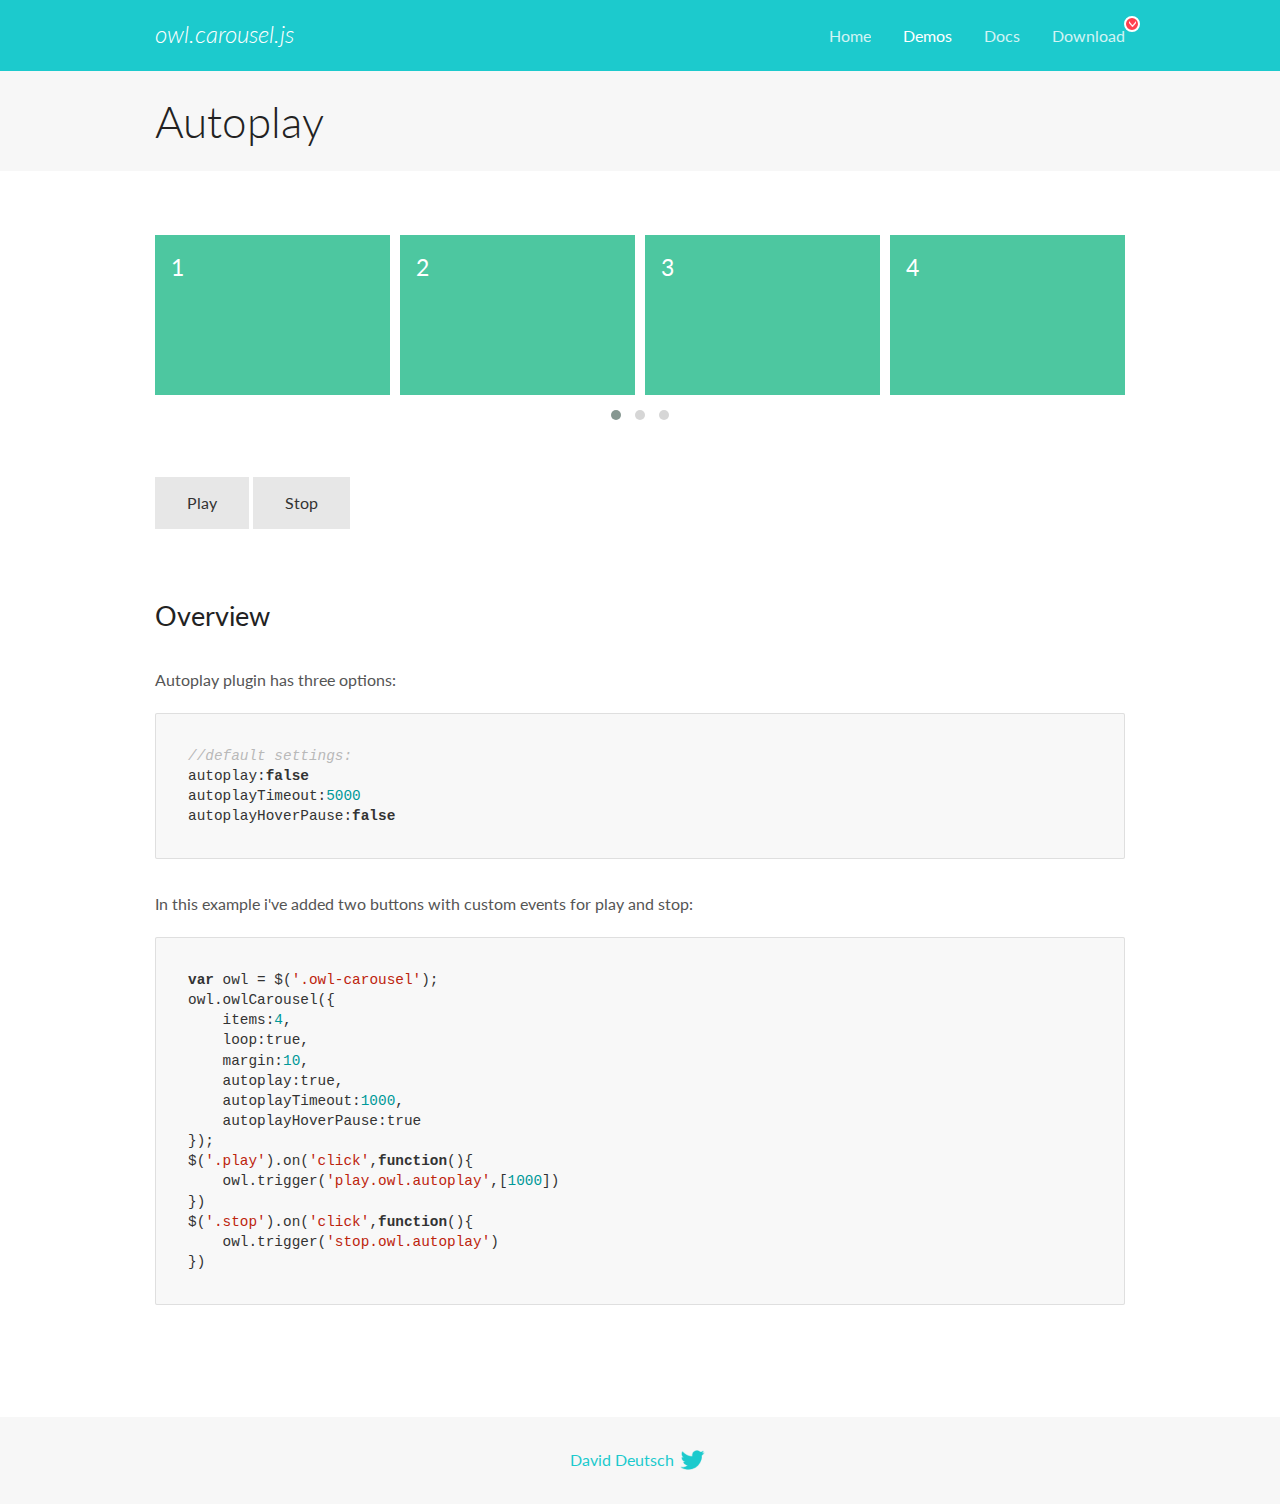
<file: library/OwlCarousel2-2.3.4/docs/demos/autoplay.html>
<!DOCTYPE html>
<html lang="en">
  <head>

    <!-- head -->
    <meta charset="utf-8">
    <meta name="msapplication-tap-highlight" content="no" />
    <meta name="viewport" content="width=device-width, initial-scale=1.0" />
    <meta name="description" content="Autoplay usage demo">
    <meta name="author" content="David Deutsch">
    <title>
      Autoplay Demo | Owl Carousel | 2.3.4
    </title>

    <!-- Stylesheets -->
    <link href='https://fonts.googleapis.com/css?family=Lato:300,400,700,400italic,300italic' rel='stylesheet' type='text/css'>
    <link rel="stylesheet" href="../assets/css/docs.theme.min.css">

    <!-- Owl Stylesheets -->
    <link rel="stylesheet" href="../assets/owlcarousel/assets/owl.carousel.min.css">
    <link rel="stylesheet" href="../assets/owlcarousel/assets/owl.theme.default.min.css">

    <!-- HTML5 shim and Respond.js IE8 support of HTML5 elements and media queries -->

    <!--[if lt IE 9]>
      <script src="https://oss.maxcdn.com/libs/html5shiv/3.7.0/html5shiv.js"></script>
      <script src="https://oss.maxcdn.com/libs/respond.js/1.3.0/respond.min.js"></script>
    <![endif]-->

    <!-- Favicons -->
    <link rel="apple-touch-icon-precomposed" sizes="144x144" href="../assets/ico/apple-touch-icon-144-precomposed.png">
    <link rel="shortcut icon" href="../assets/ico/favicon.png">
    <link rel="shortcut icon" href="favicon.ico">

    <!-- Yeah i know js should not be in header. Its required for demos.-->

    <!-- javascript -->
    <script src="../assets/vendors/jquery.min.js"></script>
    <script src="../assets/owlcarousel/owl.carousel.js"></script>
  </head>
  <body>

    <!-- header -->
    <header class="header">
      <div class="row">
        <div class="large-12 columns">
          <div class="brand left">
            <h3>
              <a href="/OwlCarousel2/">owl.carousel.js</a> 
            </h3>
          </div>
          <a id="toggle-nav" class="right">
            <span></span> <span></span> <span></span> 
          </a> 
          <div class="nav-bar">
            <ul class="clearfix">
              <li> <a href="/OwlCarousel2/index.html">Home</a>  </li>
              <li class="active">
                <a href="/OwlCarousel2/demos/demos.html">Demos</a> 
              </li>
              <li> <a href="/OwlCarousel2/docs/started-welcome.html">Docs</a>  </li>
              <li>
                <a href="https://github.com/OwlCarousel2/OwlCarousel2/archive/2.3.4.zip">Download</a> 
                <span class="download"></span> 
              </li>
            </ul>
          </div>
        </div>
      </div>
    </header>

    <!-- title -->
    <section class="title">
      <div class="row">
        <div class="large-12 columns">
          <h1>Autoplay</h1>
        </div>
      </div>
    </section>

    <!--  Demos -->
    <section id="demos">
      <div class="row">
        <div class="large-12 columns">
          <div class="owl-carousel owl-theme">
            <div class="item">
              <h4>1</h4>
            </div>
            <div class="item">
              <h4>2</h4>
            </div>
            <div class="item">
              <h4>3</h4>
            </div>
            <div class="item">
              <h4>4</h4>
            </div>
            <div class="item">
              <h4>5</h4>
            </div>
            <div class="item">
              <h4>6</h4>
            </div>
            <div class="item">
              <h4>7</h4>
            </div>
            <div class="item">
              <h4>8</h4>
            </div>
            <div class="item">
              <h4>9</h4>
            </div>
            <div class="item">
              <h4>10</h4>
            </div>
            <div class="item">
              <h4>11</h4>
            </div>
            <div class="item">
              <h4>12</h4>
            </div>
          </div>
          <a class="button secondary play">Play</a> 
          <a class="button secondary stop">Stop</a> 
          <h3 id="overview">Overview</h3>
          <p>Autoplay plugin has three options:</p>
          <pre><code>//default settings:
autoplay:false
autoplayTimeout:5000
autoplayHoverPause:false</code></pre>
          <p>In this example i&#39;ve added two buttons with custom events for play and stop:</p>
          <pre><code>var owl = $(&#39;.owl-carousel&#39;);
owl.owlCarousel({
    items:4,
    loop:true,
    margin:10,
    autoplay:true,
    autoplayTimeout:1000,
    autoplayHoverPause:true
});
$(&#39;.play&#39;).on(&#39;click&#39;,function(){
    owl.trigger(&#39;play.owl.autoplay&#39;,[1000])
})
$(&#39;.stop&#39;).on(&#39;click&#39;,function(){
    owl.trigger(&#39;stop.owl.autoplay&#39;)
})</code></pre>
          <script>
            $(document).ready(function() {
              var owl = $('.owl-carousel');
              owl.owlCarousel({
                items: 4,
                loop: true,
                margin: 10,
                autoplay: true,
                autoplayTimeout: 1000,
                autoplayHoverPause: true
              });
              $('.play').on('click', function() {
                owl.trigger('play.owl.autoplay', [1000])
              })
              $('.stop').on('click', function() {
                owl.trigger('stop.owl.autoplay')
              })
            })
          </script>
        </div>
      </div>
    </section>

    <!-- footer -->
    <footer class="footer">
      <div class="row">
        <div class="large-12 columns">
          <h5>
            <a href="/OwlCarousel2/docs/support-contact.html">David Deutsch</a> 
            <a id="custom-tweet-button" href="https://twitter.com/share?url=https://github.com/OwlCarousel2/OwlCarousel2&text=Owl Carousel - This is so awesome! " target="_blank"></a> 
          </h5>
        </div>
      </div>
    </footer>

    <!-- vendors -->
    <script src="../assets/vendors/highlight.js"></script>
    <script src="../assets/js/app.js"></script>
  </body>
</html>
</file>
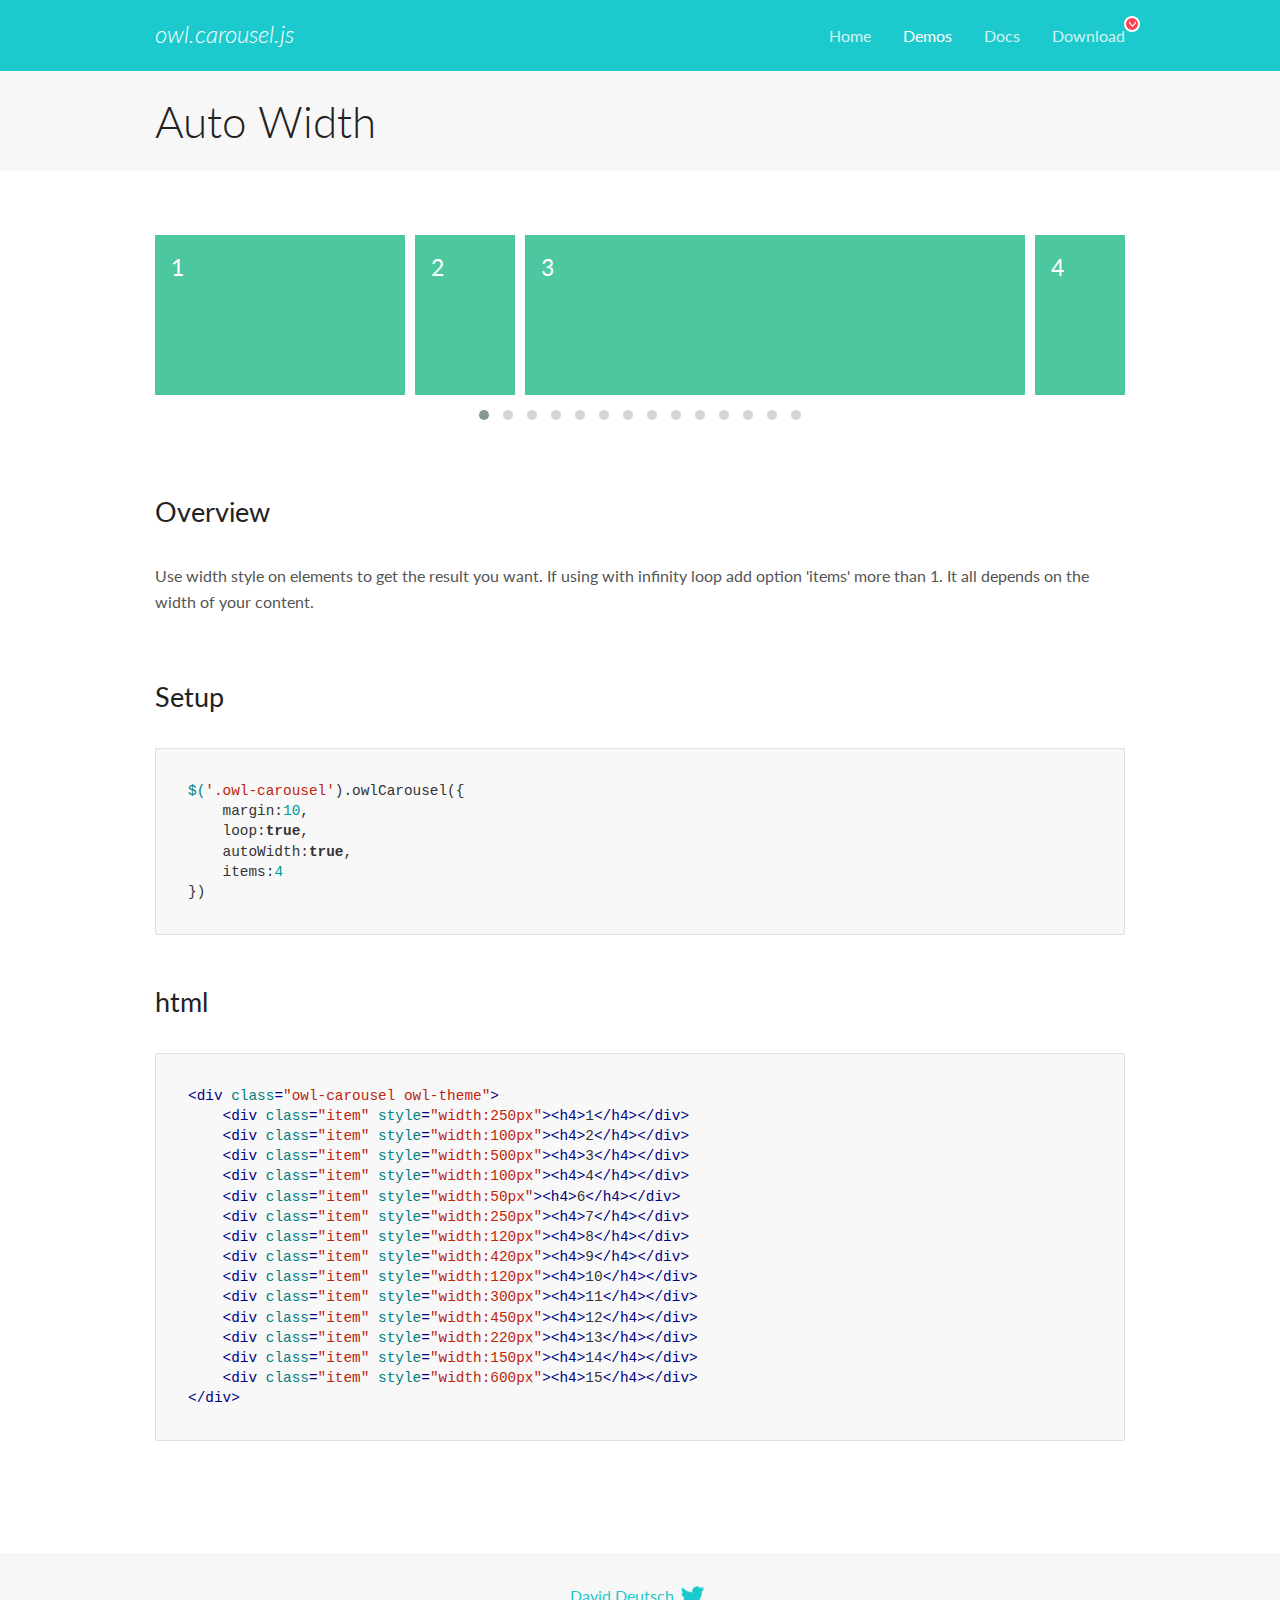
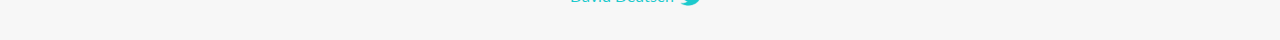
<file: library/OwlCarousel2-2.3.4/docs/demos/autowidth.html>
<!DOCTYPE html>
<html lang="en">
  <head>

    <!-- head -->
    <meta charset="utf-8">
    <meta name="msapplication-tap-highlight" content="no" />
    <meta name="viewport" content="width=device-width, initial-scale=1.0" />
    <meta name="description" content="Auto Width">
    <meta name="author" content="David Deutsch">
    <title>
      Auto Width Demo | Owl Carousel | 2.3.4
    </title>

    <!-- Stylesheets -->
    <link href='https://fonts.googleapis.com/css?family=Lato:300,400,700,400italic,300italic' rel='stylesheet' type='text/css'>
    <link rel="stylesheet" href="../assets/css/docs.theme.min.css">

    <!-- Owl Stylesheets -->
    <link rel="stylesheet" href="../assets/owlcarousel/assets/owl.carousel.min.css">
    <link rel="stylesheet" href="../assets/owlcarousel/assets/owl.theme.default.min.css">

    <!-- HTML5 shim and Respond.js IE8 support of HTML5 elements and media queries -->

    <!--[if lt IE 9]>
      <script src="https://oss.maxcdn.com/libs/html5shiv/3.7.0/html5shiv.js"></script>
      <script src="https://oss.maxcdn.com/libs/respond.js/1.3.0/respond.min.js"></script>
    <![endif]-->

    <!-- Favicons -->
    <link rel="apple-touch-icon-precomposed" sizes="144x144" href="../assets/ico/apple-touch-icon-144-precomposed.png">
    <link rel="shortcut icon" href="../assets/ico/favicon.png">
    <link rel="shortcut icon" href="favicon.ico">

    <!-- Yeah i know js should not be in header. Its required for demos.-->

    <!-- javascript -->
    <script src="../assets/vendors/jquery.min.js"></script>
    <script src="../assets/owlcarousel/owl.carousel.js"></script>
  </head>
  <body>

    <!-- header -->
    <header class="header">
      <div class="row">
        <div class="large-12 columns">
          <div class="brand left">
            <h3>
              <a href="/OwlCarousel2/">owl.carousel.js</a> 
            </h3>
          </div>
          <a id="toggle-nav" class="right">
            <span></span> <span></span> <span></span> 
          </a> 
          <div class="nav-bar">
            <ul class="clearfix">
              <li> <a href="/OwlCarousel2/index.html">Home</a>  </li>
              <li class="active">
                <a href="/OwlCarousel2/demos/demos.html">Demos</a> 
              </li>
              <li> <a href="/OwlCarousel2/docs/started-welcome.html">Docs</a>  </li>
              <li>
                <a href="https://github.com/OwlCarousel2/OwlCarousel2/archive/2.3.4.zip">Download</a> 
                <span class="download"></span> 
              </li>
            </ul>
          </div>
        </div>
      </div>
    </header>

    <!-- title -->
    <section class="title">
      <div class="row">
        <div class="large-12 columns">
          <h1>Auto Width</h1>
        </div>
      </div>
    </section>

    <!--  Demos -->
    <section id="demos">
      <div class="row">
        <div class="large-12 columns">
          <div class="owl-carousel owl-theme">
            <div class="item" style="width:250px">
              <h4>1</h4>
            </div>
            <div class="item" style="width:100px">
              <h4>2</h4>
            </div>
            <div class="item" style="width:500px">
              <h4>3</h4>
            </div>
            <div class="item" style="width:100px">
              <h4>4</h4>
            </div>
            <div class="item" style="width:50px">
              <h4>6</h4>
            </div>
            <div class="item" style="width:250px">
              <h4>7</h4>
            </div>
            <div class="item" style="width:120px">
              <h4>8</h4>
            </div>
            <div class="item" style="width:420px">
              <h4>9</h4>
            </div>
            <div class="item" style="width:120px">
              <h4>10</h4>
            </div>
            <div class="item" style="width:300px">
              <h4>11</h4>
            </div>
            <div class="item" style="width:450px">
              <h4>12</h4>
            </div>
            <div class="item" style="width:220px">
              <h4>13</h4>
            </div>
            <div class="item" style="width:150px">
              <h4>14</h4>
            </div>
            <div class="item" style="width:600px">
              <h4>15</h4>
            </div>
          </div>
          <h3 id="overview">Overview</h3>
          <p>Use width style on elements to get the result you want. If using with infinity loop add option &#39;items&#39; more than 1. It all depends on the width of your content.</p>
          <h3 id="setup">Setup</h3>
          <pre><code>$(&#39;.owl-carousel&#39;).owlCarousel({
    margin:10,
    loop:true,
    autoWidth:true,
    items:4
})</code></pre>
          <h3 id="html">html</h3>
          <pre><code>&lt;div class=&quot;owl-carousel owl-theme&quot;&gt;
    &lt;div class=&quot;item&quot; style=&quot;width:250px&quot;&gt;&lt;h4&gt;1&lt;/h4&gt;&lt;/div&gt;
    &lt;div class=&quot;item&quot; style=&quot;width:100px&quot;&gt;&lt;h4&gt;2&lt;/h4&gt;&lt;/div&gt;
    &lt;div class=&quot;item&quot; style=&quot;width:500px&quot;&gt;&lt;h4&gt;3&lt;/h4&gt;&lt;/div&gt;
    &lt;div class=&quot;item&quot; style=&quot;width:100px&quot;&gt;&lt;h4&gt;4&lt;/h4&gt;&lt;/div&gt;
    &lt;div class=&quot;item&quot; style=&quot;width:50px&quot;&gt;&lt;h4&gt;6&lt;/h4&gt;&lt;/div&gt;
    &lt;div class=&quot;item&quot; style=&quot;width:250px&quot;&gt;&lt;h4&gt;7&lt;/h4&gt;&lt;/div&gt;
    &lt;div class=&quot;item&quot; style=&quot;width:120px&quot;&gt;&lt;h4&gt;8&lt;/h4&gt;&lt;/div&gt;
    &lt;div class=&quot;item&quot; style=&quot;width:420px&quot;&gt;&lt;h4&gt;9&lt;/h4&gt;&lt;/div&gt;
    &lt;div class=&quot;item&quot; style=&quot;width:120px&quot;&gt;&lt;h4&gt;10&lt;/h4&gt;&lt;/div&gt;
    &lt;div class=&quot;item&quot; style=&quot;width:300px&quot;&gt;&lt;h4&gt;11&lt;/h4&gt;&lt;/div&gt;
    &lt;div class=&quot;item&quot; style=&quot;width:450px&quot;&gt;&lt;h4&gt;12&lt;/h4&gt;&lt;/div&gt;
    &lt;div class=&quot;item&quot; style=&quot;width:220px&quot;&gt;&lt;h4&gt;13&lt;/h4&gt;&lt;/div&gt;
    &lt;div class=&quot;item&quot; style=&quot;width:150px&quot;&gt;&lt;h4&gt;14&lt;/h4&gt;&lt;/div&gt;
    &lt;div class=&quot;item&quot; style=&quot;width:600px&quot;&gt;&lt;h4&gt;15&lt;/h4&gt;&lt;/div&gt;
&lt;/div&gt;</code></pre>
          <script>
            $(document).ready(function() {
              $('.owl-carousel').owlCarousel({
                margin: 10,
                loop: true,
                autoWidth: true,
                items: 4
              })
            })
          </script>
        </div>
      </div>
    </section>

    <!-- footer -->
    <footer class="footer">
      <div class="row">
        <div class="large-12 columns">
          <h5>
            <a href="/OwlCarousel2/docs/support-contact.html">David Deutsch</a> 
            <a id="custom-tweet-button" href="https://twitter.com/share?url=https://github.com/OwlCarousel2/OwlCarousel2&text=Owl Carousel - This is so awesome! " target="_blank"></a> 
          </h5>
        </div>
      </div>
    </footer>

    <!-- vendors -->
    <script src="../assets/vendors/highlight.js"></script>
    <script src="../assets/js/app.js"></script>
  </body>
</html>
</file>
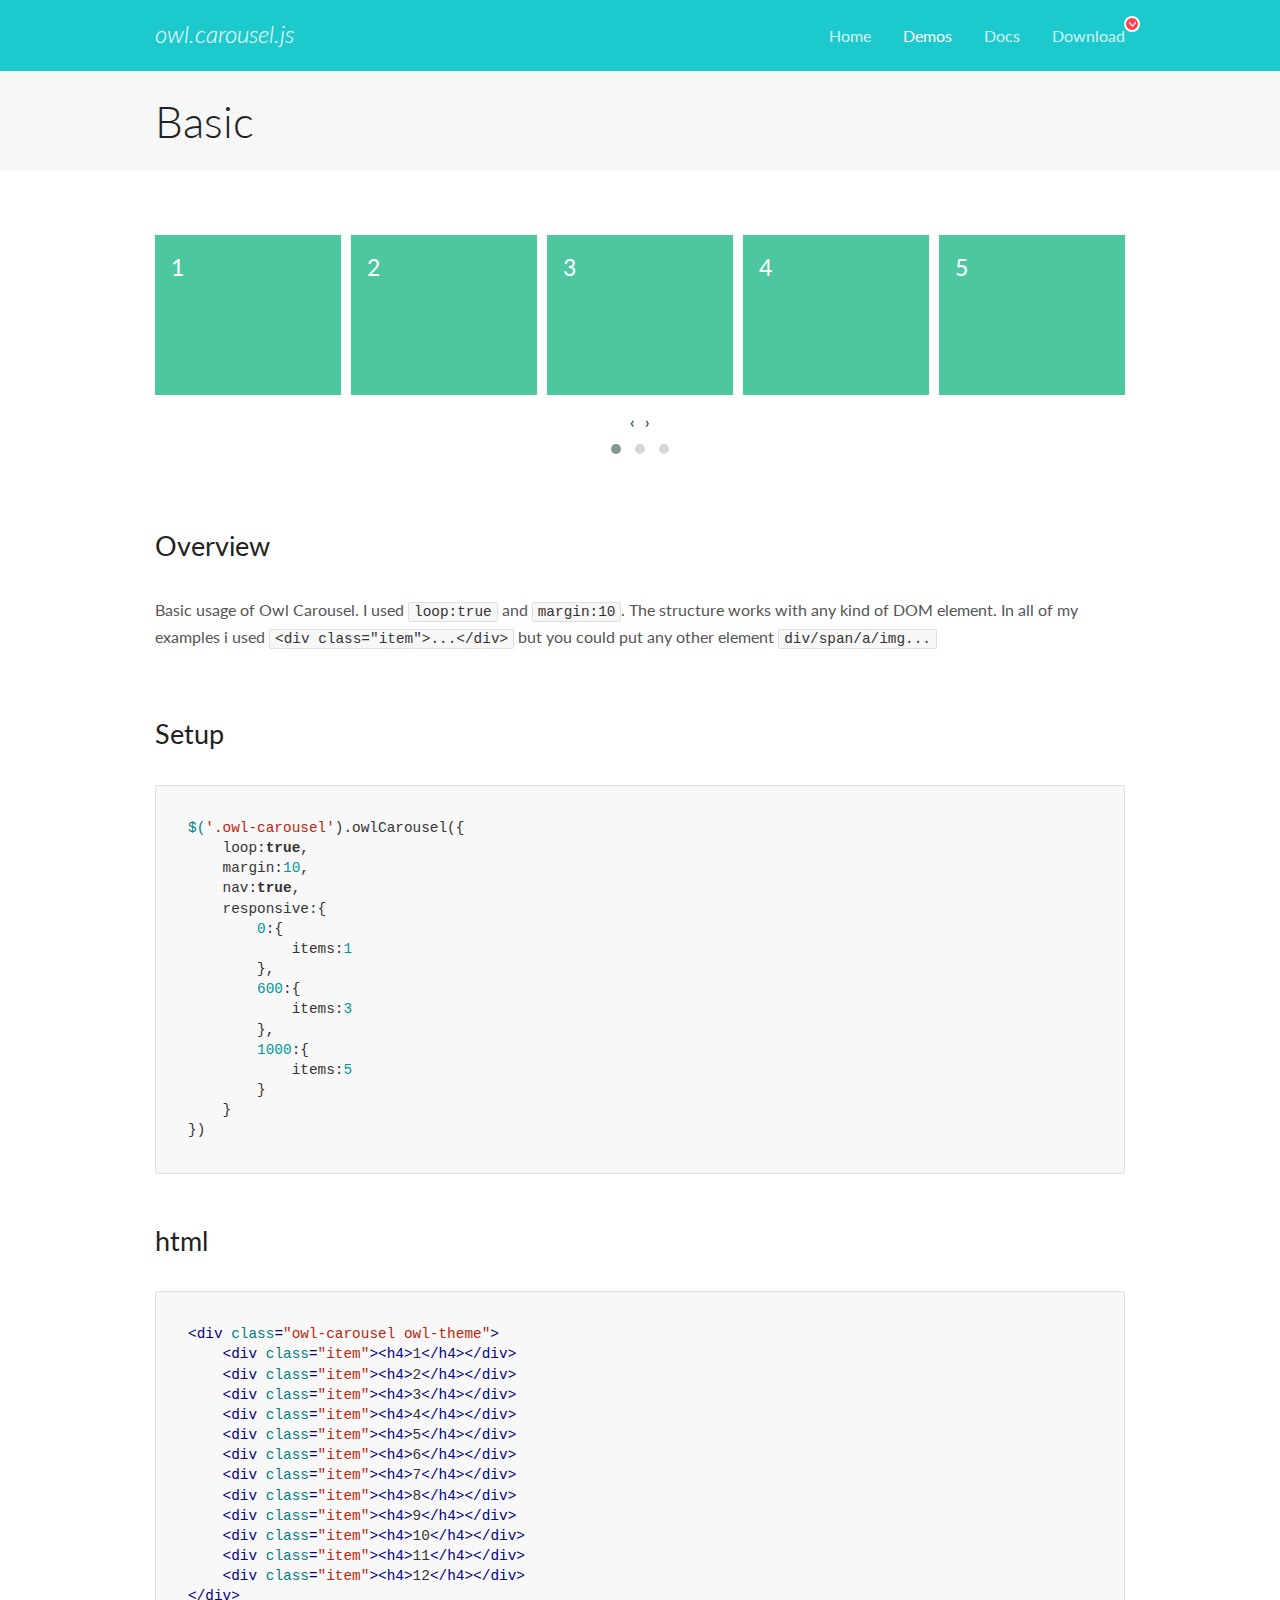
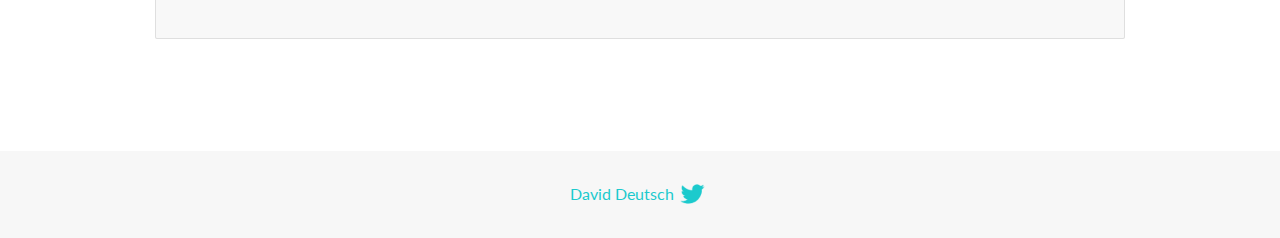
<file: library/OwlCarousel2-2.3.4/docs/demos/basic.html>
<!DOCTYPE html>
<html lang="en">
  <head>

    <!-- head -->
    <meta charset="utf-8">
    <meta name="msapplication-tap-highlight" content="no" />
    <meta name="viewport" content="width=device-width, initial-scale=1.0" />
    <meta name="description" content="Basic usage demo">
    <meta name="author" content="David Deutsch">
    <title>
      Basic Demo | Owl Carousel | 2.3.4
    </title>

    <!-- Stylesheets -->
    <link href='https://fonts.googleapis.com/css?family=Lato:300,400,700,400italic,300italic' rel='stylesheet' type='text/css'>
    <link rel="stylesheet" href="../assets/css/docs.theme.min.css">

    <!-- Owl Stylesheets -->
    <link rel="stylesheet" href="../assets/owlcarousel/assets/owl.carousel.min.css">
    <link rel="stylesheet" href="../assets/owlcarousel/assets/owl.theme.default.min.css">

    <!-- HTML5 shim and Respond.js IE8 support of HTML5 elements and media queries -->

    <!--[if lt IE 9]>
      <script src="https://oss.maxcdn.com/libs/html5shiv/3.7.0/html5shiv.js"></script>
      <script src="https://oss.maxcdn.com/libs/respond.js/1.3.0/respond.min.js"></script>
    <![endif]-->

    <!-- Favicons -->
    <link rel="apple-touch-icon-precomposed" sizes="144x144" href="../assets/ico/apple-touch-icon-144-precomposed.png">
    <link rel="shortcut icon" href="../assets/ico/favicon.png">
    <link rel="shortcut icon" href="favicon.ico">

    <!-- Yeah i know js should not be in header. Its required for demos.-->

    <!-- javascript -->
    <script src="../assets/vendors/jquery.min.js"></script>
    <script src="../assets/owlcarousel/owl.carousel.js"></script>
  </head>
  <body>

    <!-- header -->
    <header class="header">
      <div class="row">
        <div class="large-12 columns">
          <div class="brand left">
            <h3>
              <a href="/OwlCarousel2/">owl.carousel.js</a> 
            </h3>
          </div>
          <a id="toggle-nav" class="right">
            <span></span> <span></span> <span></span> 
          </a> 
          <div class="nav-bar">
            <ul class="clearfix">
              <li> <a href="/OwlCarousel2/index.html">Home</a>  </li>
              <li class="active">
                <a href="/OwlCarousel2/demos/demos.html">Demos</a> 
              </li>
              <li> <a href="/OwlCarousel2/docs/started-welcome.html">Docs</a>  </li>
              <li>
                <a href="https://github.com/OwlCarousel2/OwlCarousel2/archive/2.3.4.zip">Download</a> 
                <span class="download"></span> 
              </li>
            </ul>
          </div>
        </div>
      </div>
    </header>

    <!-- title -->
    <section class="title">
      <div class="row">
        <div class="large-12 columns">
          <h1>Basic</h1>
        </div>
      </div>
    </section>

    <!--  Demos -->
    <section id="demos">
      <div class="row">
        <div class="large-12 columns">
          <div class="owl-carousel owl-theme">
            <div class="item">
              <h4>1</h4>
            </div>
            <div class="item">
              <h4>2</h4>
            </div>
            <div class="item">
              <h4>3</h4>
            </div>
            <div class="item">
              <h4>4</h4>
            </div>
            <div class="item">
              <h4>5</h4>
            </div>
            <div class="item">
              <h4>6</h4>
            </div>
            <div class="item">
              <h4>7</h4>
            </div>
            <div class="item">
              <h4>8</h4>
            </div>
            <div class="item">
              <h4>9</h4>
            </div>
            <div class="item">
              <h4>10</h4>
            </div>
            <div class="item">
              <h4>11</h4>
            </div>
            <div class="item">
              <h4>12</h4>
            </div>
          </div>
          <h3 id="overview">Overview</h3>
          <p>Basic usage of Owl Carousel. I used <code>loop:true</code> and <code>margin:10</code>. The structure works with any kind of DOM element. In all of my examples i used <code>&lt;div class=&quot;item&quot;&gt;...&lt;/div&gt;</code> but you could
            put any other element <code>div/span/a/img...</code></p>
          <h3 id="setup">Setup</h3>
          <pre><code>$(&#39;.owl-carousel&#39;).owlCarousel({
    loop:true,
    margin:10,
    nav:true,
    responsive:{
        0:{
            items:1
        },
        600:{
            items:3
        },
        1000:{
            items:5
        }
    }
})</code></pre>
          <h3 id="html">html</h3>
          <pre><code>&lt;div class=&quot;owl-carousel owl-theme&quot;&gt;
    &lt;div class=&quot;item&quot;&gt;&lt;h4&gt;1&lt;/h4&gt;&lt;/div&gt;
    &lt;div class=&quot;item&quot;&gt;&lt;h4&gt;2&lt;/h4&gt;&lt;/div&gt;
    &lt;div class=&quot;item&quot;&gt;&lt;h4&gt;3&lt;/h4&gt;&lt;/div&gt;
    &lt;div class=&quot;item&quot;&gt;&lt;h4&gt;4&lt;/h4&gt;&lt;/div&gt;
    &lt;div class=&quot;item&quot;&gt;&lt;h4&gt;5&lt;/h4&gt;&lt;/div&gt;
    &lt;div class=&quot;item&quot;&gt;&lt;h4&gt;6&lt;/h4&gt;&lt;/div&gt;
    &lt;div class=&quot;item&quot;&gt;&lt;h4&gt;7&lt;/h4&gt;&lt;/div&gt;
    &lt;div class=&quot;item&quot;&gt;&lt;h4&gt;8&lt;/h4&gt;&lt;/div&gt;
    &lt;div class=&quot;item&quot;&gt;&lt;h4&gt;9&lt;/h4&gt;&lt;/div&gt;
    &lt;div class=&quot;item&quot;&gt;&lt;h4&gt;10&lt;/h4&gt;&lt;/div&gt;
    &lt;div class=&quot;item&quot;&gt;&lt;h4&gt;11&lt;/h4&gt;&lt;/div&gt;
    &lt;div class=&quot;item&quot;&gt;&lt;h4&gt;12&lt;/h4&gt;&lt;/div&gt;
&lt;/div&gt;</code></pre>
          <script>
            $(document).ready(function() {
              var owl = $('.owl-carousel');
              owl.owlCarousel({
                margin: 10,
                nav: true,
                loop: true,
                responsive: {
                  0: {
                    items: 1
                  },
                  600: {
                    items: 3
                  },
                  1000: {
                    items: 5
                  }
                }
              })
            })
          </script>
        </div>
      </div>
    </section>

    <!-- footer -->
    <footer class="footer">
      <div class="row">
        <div class="large-12 columns">
          <h5>
            <a href="/OwlCarousel2/docs/support-contact.html">David Deutsch</a> 
            <a id="custom-tweet-button" href="https://twitter.com/share?url=https://github.com/OwlCarousel2/OwlCarousel2&text=Owl Carousel - This is so awesome! " target="_blank"></a> 
          </h5>
        </div>
      </div>
    </footer>

    <!-- vendors -->
    <script src="../assets/vendors/highlight.js"></script>
    <script src="../assets/js/app.js"></script>
  </body>
</html>
</file>
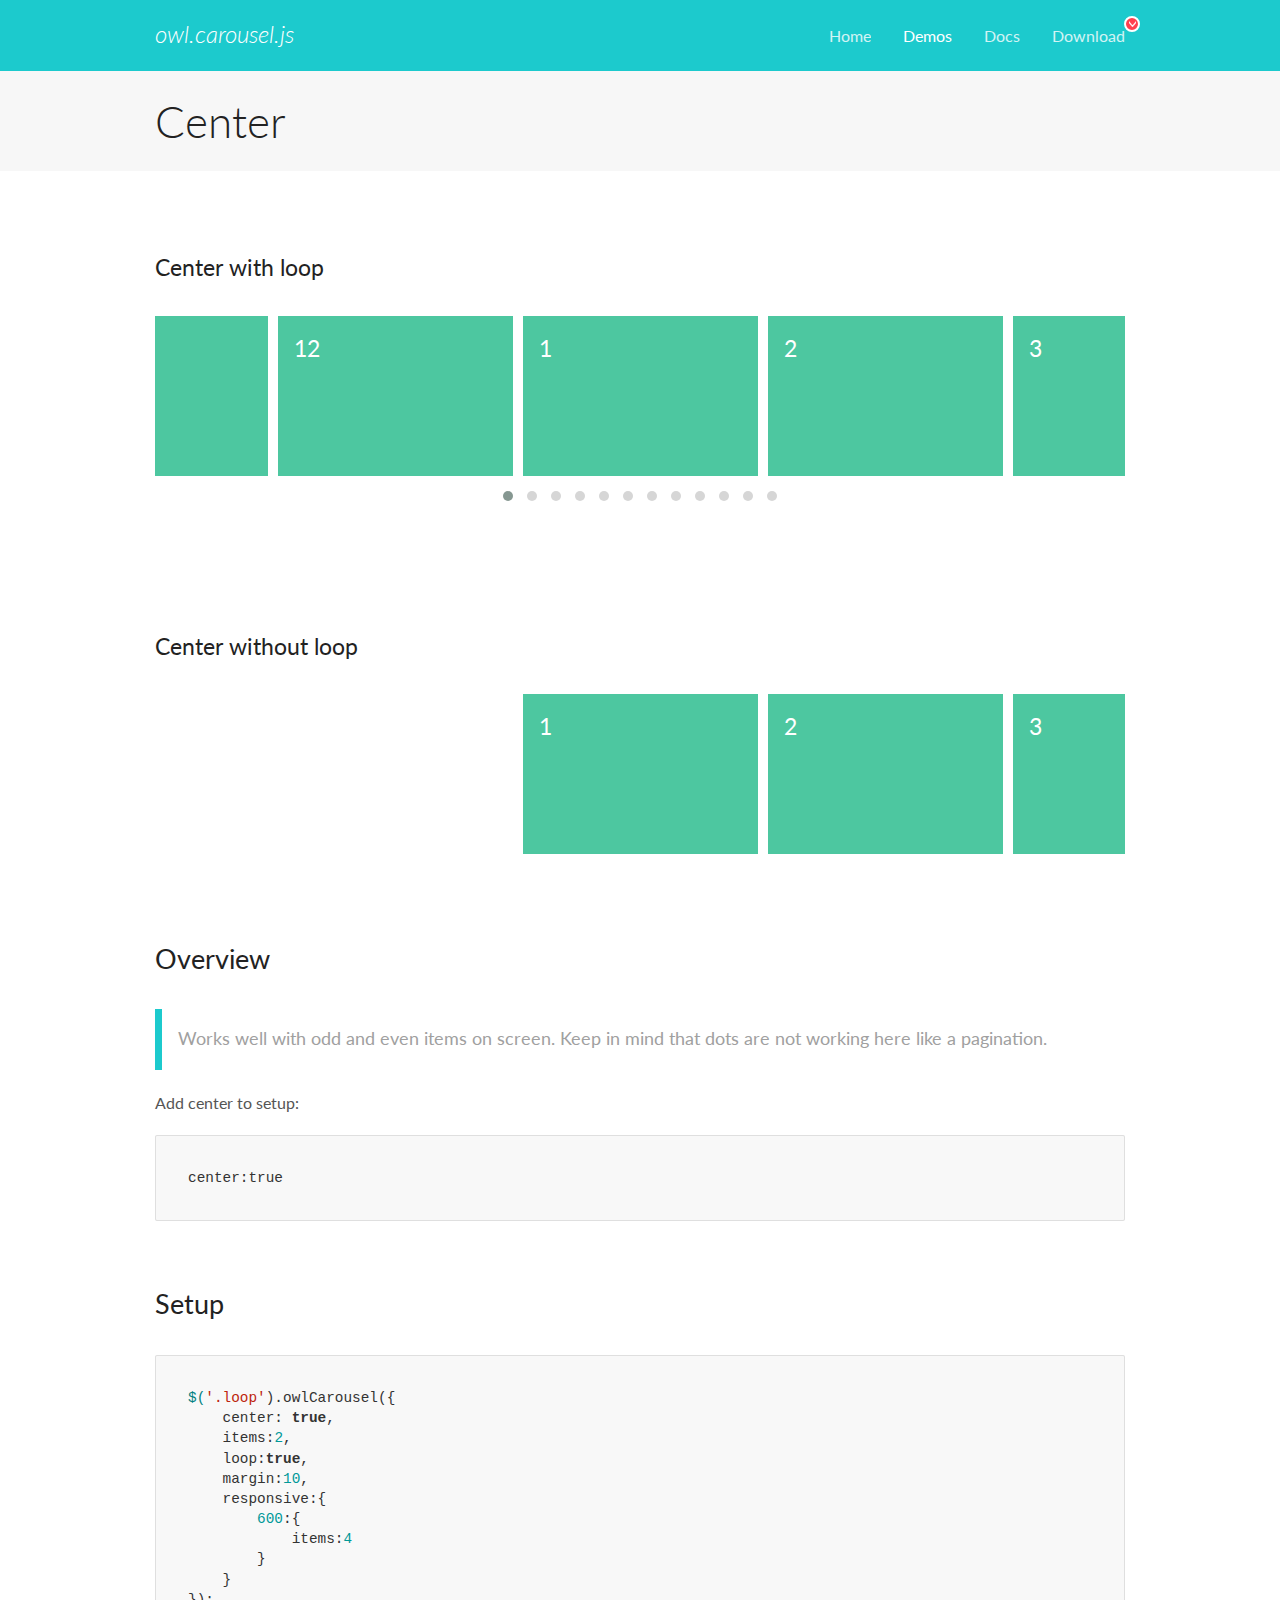
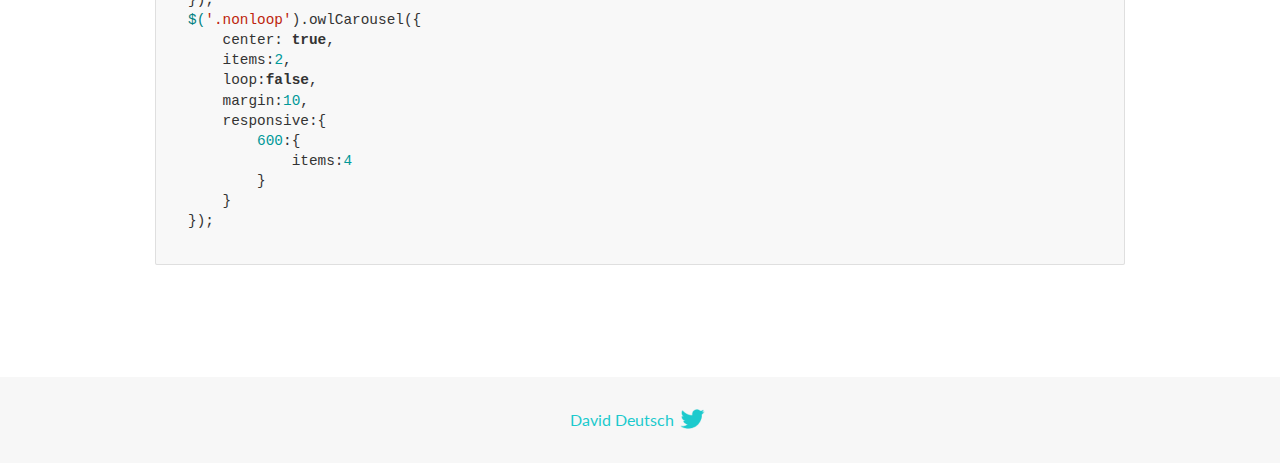
<file: library/OwlCarousel2-2.3.4/docs/demos/center.html>
<!DOCTYPE html>
<html lang="en">
  <head>

    <!-- head -->
    <meta charset="utf-8">
    <meta name="msapplication-tap-highlight" content="no" />
    <meta name="viewport" content="width=device-width, initial-scale=1.0" />
    <meta name="description" content="Center carousel">
    <meta name="author" content="David Deutsch">
    <title>
      Center Demo | Owl Carousel | 2.3.4
    </title>

    <!-- Stylesheets -->
    <link href='https://fonts.googleapis.com/css?family=Lato:300,400,700,400italic,300italic' rel='stylesheet' type='text/css'>
    <link rel="stylesheet" href="../assets/css/docs.theme.min.css">

    <!-- Owl Stylesheets -->
    <link rel="stylesheet" href="../assets/owlcarousel/assets/owl.carousel.min.css">
    <link rel="stylesheet" href="../assets/owlcarousel/assets/owl.theme.default.min.css">

    <!-- HTML5 shim and Respond.js IE8 support of HTML5 elements and media queries -->

    <!--[if lt IE 9]>
      <script src="https://oss.maxcdn.com/libs/html5shiv/3.7.0/html5shiv.js"></script>
      <script src="https://oss.maxcdn.com/libs/respond.js/1.3.0/respond.min.js"></script>
    <![endif]-->

    <!-- Favicons -->
    <link rel="apple-touch-icon-precomposed" sizes="144x144" href="../assets/ico/apple-touch-icon-144-precomposed.png">
    <link rel="shortcut icon" href="../assets/ico/favicon.png">
    <link rel="shortcut icon" href="favicon.ico">

    <!-- Yeah i know js should not be in header. Its required for demos.-->

    <!-- javascript -->
    <script src="../assets/vendors/jquery.min.js"></script>
    <script src="../assets/owlcarousel/owl.carousel.js"></script>
  </head>
  <body>

    <!-- header -->
    <header class="header">
      <div class="row">
        <div class="large-12 columns">
          <div class="brand left">
            <h3>
              <a href="/OwlCarousel2/">owl.carousel.js</a> 
            </h3>
          </div>
          <a id="toggle-nav" class="right">
            <span></span> <span></span> <span></span> 
          </a> 
          <div class="nav-bar">
            <ul class="clearfix">
              <li> <a href="/OwlCarousel2/index.html">Home</a>  </li>
              <li class="active">
                <a href="/OwlCarousel2/demos/demos.html">Demos</a> 
              </li>
              <li> <a href="/OwlCarousel2/docs/started-welcome.html">Docs</a>  </li>
              <li>
                <a href="https://github.com/OwlCarousel2/OwlCarousel2/archive/2.3.4.zip">Download</a> 
                <span class="download"></span> 
              </li>
            </ul>
          </div>
        </div>
      </div>
    </header>

    <!-- title -->
    <section class="title">
      <div class="row">
        <div class="large-12 columns">
          <h1>Center</h1>
        </div>
      </div>
    </section>

    <!--  Demos -->
    <section id="demos">
      <div class="row">
        <div class="large-12 columns">
          <h4 id="center-with-loop">Center with loop</h4>
          <div class="loop owl-carousel owl-theme">
            <div class="item">
              <h4>1</h4>
            </div>
            <div class="item">
              <h4>2</h4>
            </div>
            <div class="item">
              <h4>3</h4>
            </div>
            <div class="item">
              <h4>4</h4>
            </div>
            <div class="item">
              <h4>5</h4>
            </div>
            <div class="item">
              <h4>6</h4>
            </div>
            <div class="item">
              <h4>7</h4>
            </div>
            <div class="item">
              <h4>8</h4>
            </div>
            <div class="item">
              <h4>9</h4>
            </div>
            <div class="item">
              <h4>10</h4>
            </div>
            <div class="item">
              <h4>11</h4>
            </div>
            <div class="item">
              <h4>12</h4>
            </div>
          </div>
          <br>
          <h4 id="center-without-loop">Center without loop</h4>
          <div class="nonloop owl-carousel">
            <div class="item">
              <h4>1</h4>
            </div>
            <div class="item">
              <h4>2</h4>
            </div>
            <div class="item">
              <h4>3</h4>
            </div>
            <div class="item">
              <h4>4</h4>
            </div>
            <div class="item">
              <h4>5</h4>
            </div>
            <div class="item">
              <h4>6</h4>
            </div>
            <div class="item">
              <h4>7</h4>
            </div>
            <div class="item">
              <h4>8</h4>
            </div>
            <div class="item">
              <h4>9</h4>
            </div>
            <div class="item">
              <h4>10</h4>
            </div>
            <div class="item">
              <h4>11</h4>
            </div>
            <div class="item">
              <h4>12</h4>
            </div>
          </div>
          <h3 id="overview">Overview</h3>
          <blockquote>
            <p>Works well with odd and even items on screen. Keep in mind that dots are not working here like a pagination.</p>
          </blockquote>
          <p>Add center to setup:</p>
          <pre><code>center:true</code></pre>
          <h3 id="setup">Setup</h3>
          <pre><code>$(&#39;.loop&#39;).owlCarousel({
    center: true,
    items:2,
    loop:true,
    margin:10,
    responsive:{
        600:{
            items:4
        }
    }
});
$(&#39;.nonloop&#39;).owlCarousel({
    center: true,
    items:2,
    loop:false,
    margin:10,
    responsive:{
        600:{
            items:4
        }
    }
});</code></pre>
          <script>
            jQuery(document).ready(function($) {
              $('.loop').owlCarousel({
                center: true,
                items: 2,
                loop: true,
                margin: 10,
                responsive: {
                  600: {
                    items: 4
                  }
                }
              });
              $('.nonloop').owlCarousel({
                center: true,
                items: 2,
                loop: false,
                margin: 10,
                responsive: {
                  600: {
                    items: 4
                  }
                }
              });
            });
          </script>
        </div>
      </div>
    </section>

    <!-- footer -->
    <footer class="footer">
      <div class="row">
        <div class="large-12 columns">
          <h5>
            <a href="/OwlCarousel2/docs/support-contact.html">David Deutsch</a> 
            <a id="custom-tweet-button" href="https://twitter.com/share?url=https://github.com/OwlCarousel2/OwlCarousel2&text=Owl Carousel - This is so awesome! " target="_blank"></a> 
          </h5>
        </div>
      </div>
    </footer>

    <!-- vendors -->
    <script src="../assets/vendors/highlight.js"></script>
    <script src="../assets/js/app.js"></script>
  </body>
</html>
</file>
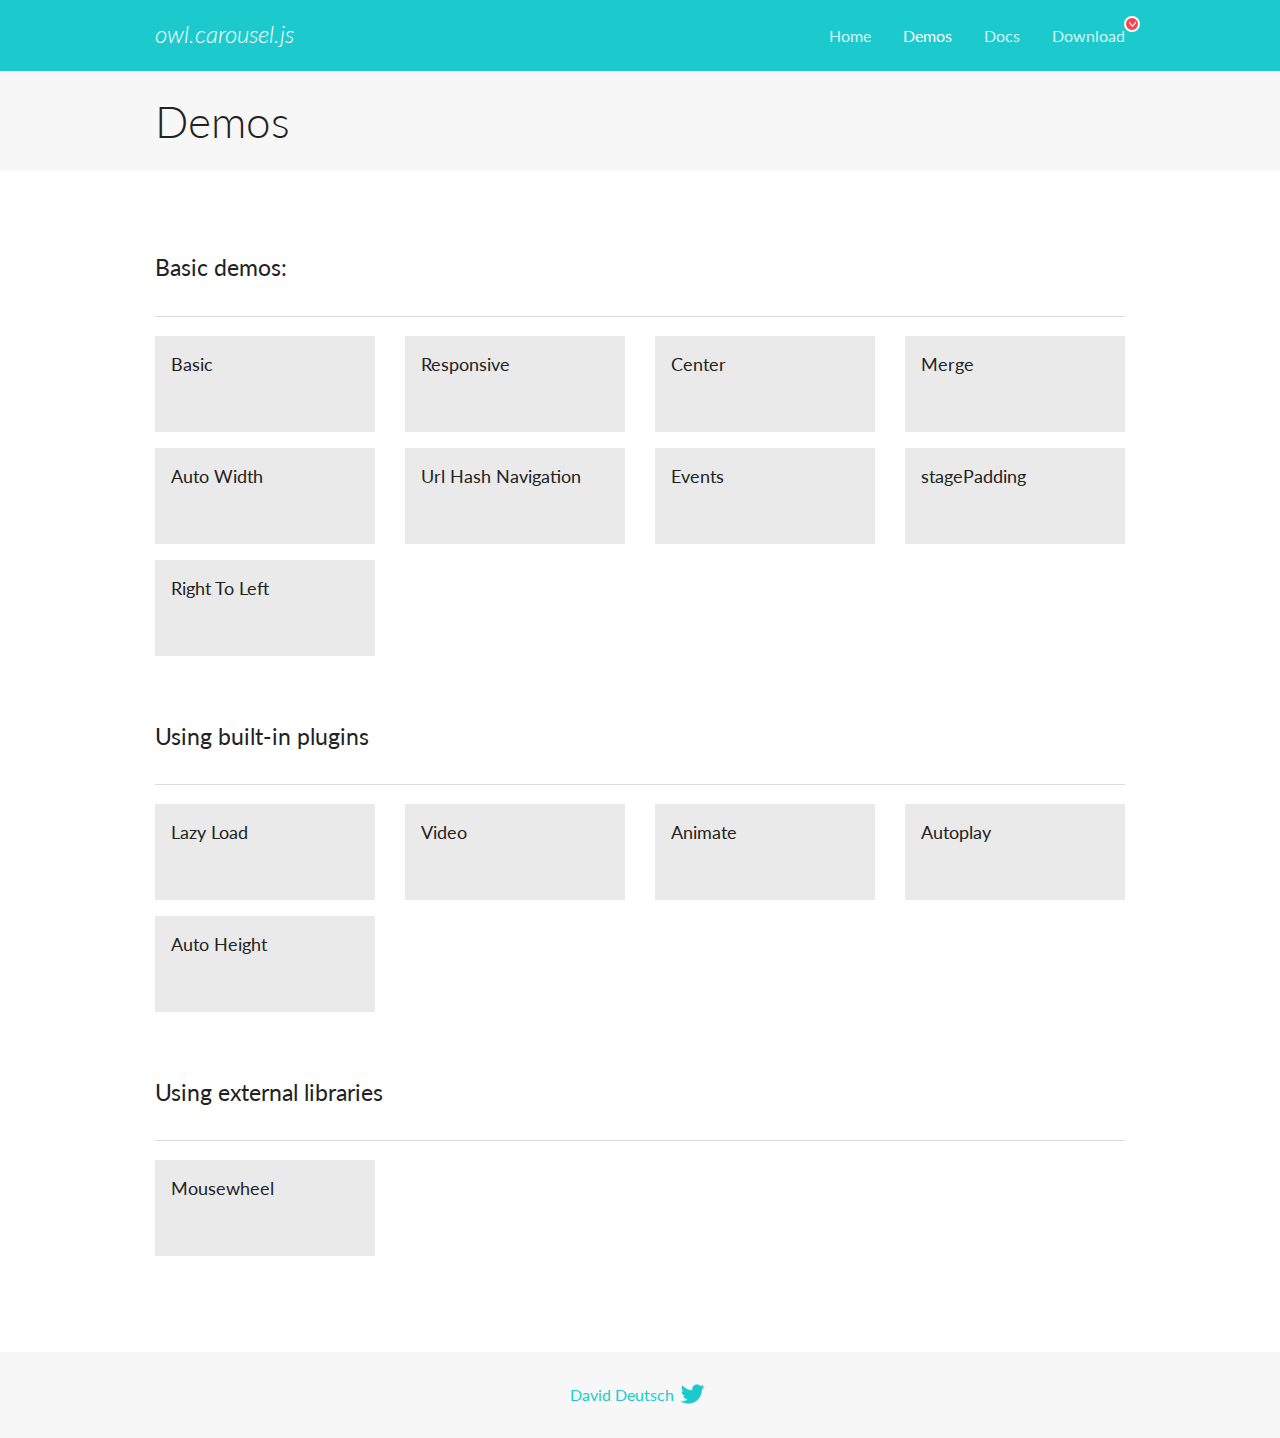
<file: library/OwlCarousel2-2.3.4/docs/demos/demos.html>
<!DOCTYPE html>
<html lang="en">
  <head>

    <!-- head -->
    <meta charset="utf-8">
    <meta name="msapplication-tap-highlight" content="no" />
    <meta name="viewport" content="width=device-width, initial-scale=1.0" />
    <meta name="description" content="A list of Owl Carousel examples.">
    <meta name="author" content="David Deutsch">
    <title>
      Demos | Owl Carousel | 2.3.4
    </title>

    <!-- Stylesheets -->
    <link href='https://fonts.googleapis.com/css?family=Lato:300,400,700,400italic,300italic' rel='stylesheet' type='text/css'>
    <link rel="stylesheet" href="../assets/css/docs.theme.min.css">

    <!-- Owl Stylesheets -->
    <link rel="stylesheet" href="../assets/owlcarousel/assets/owl.carousel.min.css">
    <link rel="stylesheet" href="../assets/owlcarousel/assets/owl.theme.default.min.css">

    <!-- HTML5 shim and Respond.js IE8 support of HTML5 elements and media queries -->

    <!--[if lt IE 9]>
      <script src="https://oss.maxcdn.com/libs/html5shiv/3.7.0/html5shiv.js"></script>
      <script src="https://oss.maxcdn.com/libs/respond.js/1.3.0/respond.min.js"></script>
    <![endif]-->

    <!-- Favicons -->
    <link rel="apple-touch-icon-precomposed" sizes="144x144" href="../assets/ico/apple-touch-icon-144-precomposed.png">
    <link rel="shortcut icon" href="../assets/ico/favicon.png">
    <link rel="shortcut icon" href="favicon.ico">

    <!-- Yeah i know js should not be in header. Its required for demos.-->

    <!-- javascript -->
    <script src="../assets/vendors/jquery.min.js"></script>
    <script src="../assets/owlcarousel/owl.carousel.js"></script>
  </head>
  <body>

    <!-- header -->
    <header class="header">
      <div class="row">
        <div class="large-12 columns">
          <div class="brand left">
            <h3>
              <a href="/OwlCarousel2/">owl.carousel.js</a> 
            </h3>
          </div>
          <a id="toggle-nav" class="right">
            <span></span> <span></span> <span></span> 
          </a> 
          <div class="nav-bar">
            <ul class="clearfix">
              <li> <a href="/OwlCarousel2/index.html">Home</a>  </li>
              <li class="active">
                <a href="/OwlCarousel2/demos/demos.html">Demos</a> 
              </li>
              <li> <a href="/OwlCarousel2/docs/started-welcome.html">Docs</a>  </li>
              <li>
                <a href="https://github.com/OwlCarousel2/OwlCarousel2/archive/2.3.4.zip">Download</a> 
                <span class="download"></span> 
              </li>
            </ul>
          </div>
        </div>
      </div>
    </header>

    <!-- title -->
    <section class="title">
      <div class="row">
        <div class="large-12 columns">
          <h1>Demos</h1>
        </div>
      </div>
    </section>

    <!--  Demos -->
    <section id="demos">
      <div class="row">
        <div class="large-12 columns">
          <h4 id="basic-demos-">Basic demos:</h4>
          <hr>
          <div class="demo-list">
            <div class="row">
              <div class="small-6 medium-4 large-3 columns">
                <a href="basic.html" class="demo-block">
                  <h5>Basic </h5>
                </a> 
              </div>
              <div class="small-6 medium-4 large-3 columns">
                <a href="responsive.html" class="demo-block">
                  <h5>Responsive </h5>
                </a> 
              </div>
              <div class="small-6 medium-4 large-3 columns">
                <a href="center.html" class="demo-block">
                  <h5>Center </h5>
                </a> 
              </div>
              <div class="small-6 medium-4 large-3 columns">
                <a href="merge.html" class="demo-block">
                  <h5>Merge </h5>
                </a> 
              </div>
              <div class="small-6 medium-4 large-3 columns">
                <a href="autowidth.html" class="demo-block">
                  <h5>Auto Width </h5>
                </a> 
              </div>
              <div class="small-6 medium-4 large-3 columns">
                <a href="urlhashnav.html" class="demo-block">
                  <h5>Url Hash Navigation </h5>
                </a> 
              </div>
              <div class="small-6 medium-4 large-3 columns">
                <a href="events.html" class="demo-block">
                  <h5>Events </h5>
                </a> 
              </div>
              <div class="small-6 medium-4 large-3 columns">
                <a href="stagepadding.html" class="demo-block">
                  <h5>stagePadding </h5>
                </a> 
              </div>
              <div class="small-6 medium-4 large-3 columns">
                <a href="rtl.html" class="demo-block">
                  <h5>Right To Left </h5>
                </a> 
              </div>
            </div>
          </div>
          <h4 id="using-built-in-plugins">Using built-in plugins</h4>
          <hr>
          <div class="demo-list">
            <div class="row">
              <div class="small-6 medium-4 large-3 columns">
                <a href="lazyLoad.html" class="demo-block">
                  <h5>Lazy Load </h5>
                </a> 
              </div>
              <div class="small-6 medium-4 large-3 columns">
                <a href="video.html" class="demo-block">
                  <h5>Video </h5>
                </a> 
              </div>
              <div class="small-6 medium-4 large-3 columns">
                <a href="animate.html" class="demo-block">
                  <h5>Animate </h5>
                </a> 
              </div>
              <div class="small-6 medium-4 large-3 columns">
                <a href="autoplay.html" class="demo-block">
                  <h5>Autoplay </h5>
                </a> 
              </div>
              <div class="small-6 medium-4 large-3 columns">
                <a href="autoheight.html" class="demo-block">
                  <h5>Auto Height </h5>
                </a> 
              </div>
            </div>
          </div>
          <h4 id="using-external-libraries">Using external libraries</h4>
          <hr>
          <div class="demo-list">
            <div class="row">
              <div class="small-6 medium-4 large-3 columns">
                <a href="mousewheel.html" class="demo-block">
                  <h5>Mousewheel </h5>
                </a> 
              </div>
            </div>
          </div>
        </div>
      </div>
    </section>

    <!-- footer -->
    <footer class="footer">
      <div class="row">
        <div class="large-12 columns">
          <h5>
            <a href="/OwlCarousel2/docs/support-contact.html">David Deutsch</a> 
            <a id="custom-tweet-button" href="https://twitter.com/share?url=https://github.com/OwlCarousel2/OwlCarousel2&text=Owl Carousel - This is so awesome! " target="_blank"></a> 
          </h5>
        </div>
      </div>
    </footer>

    <!-- vendors -->
    <script src="../assets/vendors/highlight.js"></script>
    <script src="../assets/js/app.js"></script>
  </body>
</html>
</file>
<file: css/catalog.css>
@import url('https://fonts.googleapis.com/css2?family=Poppins:wght@600;700&display=swap');

*{
    font-family: 'Poppins', sans-serif;
    margin: 0;
    padding: 0;
    scroll-padding-top: 2rem;
    scroll-behavior: smooth;
    box-sizing: border-box;
    list-style: none;
    text-decoration: none;
}

:root{
    --main-color: #fd4646;
    --main-color: #171427;
    --bg-color : #fff;
}

img{
    width: 100%;
   
}

body{
    color: var(--text-color);
}
.container{
    max-width: 1068px;
    margin: auto;
    width: 100%;
}
header{
    position: fixed;
    top: 0;
    left: 0;
    width: 100%;
    background-color: #fff;
    box-shadow: 0 1px 4px hsl(0 4% 15% / 10%);
    z-index: 100;
}

.nav{
    display: flex;
    align-items: center;
    justify-content: space-between;
    padding: 8px 0;
}
.logo{
    font-size: 1.1rem;
    color: #171427;
    font-weight: 400;
}
section{
    padding: 4rem 0 3rem;
}
 #cart-icon {
    display: flex;
    justify-content: space-between;
    padding: 20px 10px;
    gap: 1rem;
}
#cart-icon{
    font-size: 1.8rem;
    cursor: pointer;
}
#cart-icon .text{
    font-size: 24px;
   color: #fd4646;
   transition: all 0.3s ease;
}
#cart-icon .text:hover{
    color: #171427;
}
.cart{
    position: fixed;
    top:0;
    right: -100%;
    width: 360px;
    min-height: 100vh;
    padding: 20px;
    background: var(--bg-color);
    box-shadow: -2px 0 4px hsl(0 4% 15% / 10%);
    transition: all 0.6s;
}

.cart.active{
    right: 0;
}

.cart-title{
    font-size: 16px;
    font-weight: 300;
    text-align: center;
    margin-top: 1.2rem;
}
.cart-box{
    display: grid;
    grid-template-columns: 32% 50% 18%;
    align-items: center;
    gap: 1rem;
    margin-top: 1rem;
}
.cart-img{
    width: 100px;
    height: 100px;
    object-fit: contain;
    padding: 10px;
}

.detail-box{
    display: grid;
    row-gap: 0.5rem;
}
.cart-product-title{
    font-size: 1.5rem;
    text-transform: uppercase;
}
.cart-price{
    font-weight: 500;
}
.cart-quantity{
    border: 1px solid #171427;
    outline-color: var(--main-color);
    width: 2.4rem;
    text-align: center;
    font-size: 1rem;
}
.cart-remove{
    font-size: 24px;
    color: #fd4646;
    cursor: pointer;
}
.total{
    display: flex;
    justify-content: flex-end;
    margin-top: 1.5rem;
    border-top: 1px solid #171427;
}
.total-title{
    font-size: 1rem;
    font-weight: 600;
}
.total-price{
    margin-left: 0.5rem;
}

.btn-buy{
    display: flex;
    margin: 1.5rem auto 0 auto;
    padding: 12px 20px;
    border: none;
    color: var(--bg-color);
    font-size: 1rem;
    font-weight: 500;
    background: #fd4646;
    cursor: pointer;
}
.btn-buy:hover{
    background: #171427;
}

#close-cart{
    position: absolute;
    top: 1rem;
    right: 0.8rem;
    font-size: 2rem;
    color: #171427;
    cursor: pointer;
}
.title{
    font-size: 1.8rem;
    font-weight: 600;
    text-align: center;
    margin: 15px;
}
.shop{
    margin-top: 2rem;
}

/*  shop content */

.shop-content{
    display: grid;
    grid-template-columns: repeat(auto-fit, minmax(220px, auto));
    gap: 1.5rem;
    margin-top: 20px;
}
.product-box{
    position: relative;
}
.product-box:hover{
    padding: 10px;
    border: 1px solid #f1effc;
    box-shadow: -2px 0 4px hsl(0 4% 20% / 15%);
    transition: 0.4s;
}
.product-img{
    width: 100%;
    height: 75%;
    margin-bottom: 0.5rem;
}
.prodcut-title{
    font-size: 1.1rem;
    font-weight: 600;
    text-transform: uppercase;
    margin-bottom: 0.5rem;
}

.price{
    font-weight: 500;
}

.add-cart{
    position: absolute;
    bottom: 0;
    right: 0;
    background-color: #171427;
    color: var(--bg-color);
    padding: 7px;
    cursor: pointer;
}
.add-cart:hover{
    background-color: hsl(249, 32%, 17%);
}
.row{
    display: flex;
    flex-wrap: wrap;
}
ul{
    list-style: none;
}
.footer{
    width: 100%;
    background-color:#fff;
    margin-top: 35px;
    border-top: 2px solid #171427;
}
.footer-col{
   width: 20%;
   padding: 0 15px;
}
.footer-col h4{
    font-size: 24px;
    color: #364f6b;
    text-transform: capitalize;
    margin-bottom: 35px;
    font-weight: 800;
    position: relative;
}
.footer-col h4::before{
    content: '';
    position: inherit;
    left:0;
    bottom: -10px;
    background-color: #e91e63;
    height: 5px;
    box-sizing: border-box;
    width: 50px;
}
.footer-col ul li:not(:last-child){
    margin-bottom: 10px;
}
.footer-col ul li a{
    font-size: 16px;
    text-transform: capitalize;
    color: #000000;
    text-decoration: none;
    font-weight: 300;
    color: #000000;
    display: block;
    transition: all 0.3s ease;
}
.footer-col ul li a:hover{
    color: #364f6b;
    padding-left: 8px;
}
.footer-col .social-links a{
    display: inline-block;
    height: 40px;
    width: 40px;
    background-color: rgba(0, 0, 0, 0.2);
    margin:0 10px 10px 0;
    text-align: center;
    line-height: 40px;
    border-radius: 50%;
    color: #000000;
    transition: all 0.5s ease;
}
.footer-col .social-links a:hover{
    color: #f1effc;
    background-color: #000000;
}
.footer-bottom {
    width: 100%;
    margin-top: 20px;
    background: #364f6b;
    text-align: center;
    font-size: 18px;
    padding: 7px;
    color: white;
    position: relative;
}
</file>
<file: style.css>
body{
    margin: 0;
    padding: 0;
    font-family: 'Franklin Gothic Medium', 'Arial Narrow', Arial, sans-serif;
    background-image: url(https://www.freepik.com/free-vector/abstract-background-with-squares_15276013.htm#query=white%20background&position=1&from_view=keyword);
}
.box {
    width: 300px;
    padding: 40px;
    position: absolute;
    top: 50%;
    left: 50%;
    transform: translate(-50%,-50%);
    text-align: center;
}
.box h1{
    color: rgb(0, 0, 0);
    text-transform: uppercase;
    font-weight: 500;   
}
.box input[type="text"],.box input[type="password"],.box input[type="email"]{
    border: 0;
    background: none;
    display: block;
    margin: 20px auto;
    text-align: center;
    border: 2px solid #3498db;
    padding: 14px 10px;
    width: 200px;
    outline: none;
    color: rgb(0, 0, 0);
    border-radius: 24px;
    transition: 0.25s;

} 
.box input[type="text"]:focus,.box input[type="password"]:focus,.box input[email]{
    width: 280px;
    border-color: #2ecc71;

}
.box input[type="submit"]{
    border: 0;
    background: none;
    display: block;
    margin: 20px auto;
    text-align: center;
    border: 2px solid #2ecc71;
    padding: 14px 40px;
    outline: none;
    color: rgb(0, 0, 0);
    border-radius: 24px;
    transition: 0.25s; 
    cursor: pointer;
}
.box input[type="submit"]:hover{
    background: #2ecc71;

}
</file>
